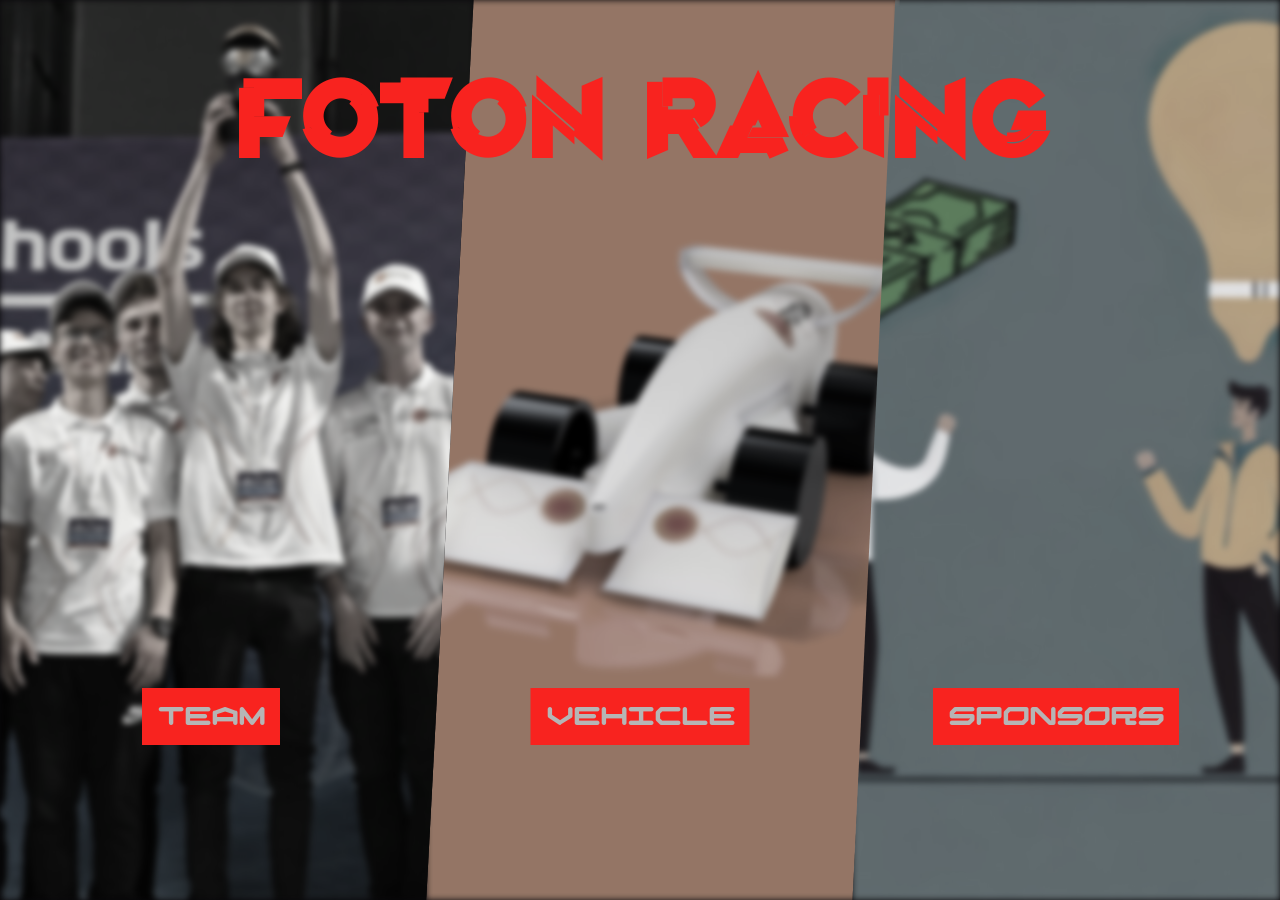
<file: fotonracing.github.io/index.html>
<!DOCTYPE html>
<html lang="en">
<head>
    <meta charset="UTF-8">
    <meta name="viewport" content="width=device-width, initial-scale=1.0">
    <title>Foton Racing</title>
    <link rel="stylesheet" href="css/fonts.css">
    <link rel="stylesheet" href="css/index.css">
    <link rel="icon" href="img/favicon.png">
</head>
<body>
    <div class="wrapper">
        <div class="holder" id="holder1">
            <img src="img/index/team.png" id="team">
        </div>
        <div class="holder" id="holder2">
            <img src="img/index/car.jpg" id="vehicle">
        </div>
        <div class="holder" id="holder3">
            <img src="img/index/sponosrship2.jpg" id="sponsors">
        </div>
        <h1>FOTON RACING</h1>
        <a href="team.html"><h2 class="h2-team">Team</h2></a>
        <a href="car.html"><h2 class="h2-car">Vehicle</h2></a>
        <a href="sponsors.html"><h2 class="h2-sponsors">Sponsors</h2></a>
    </div>
</body>
</html>
</file>
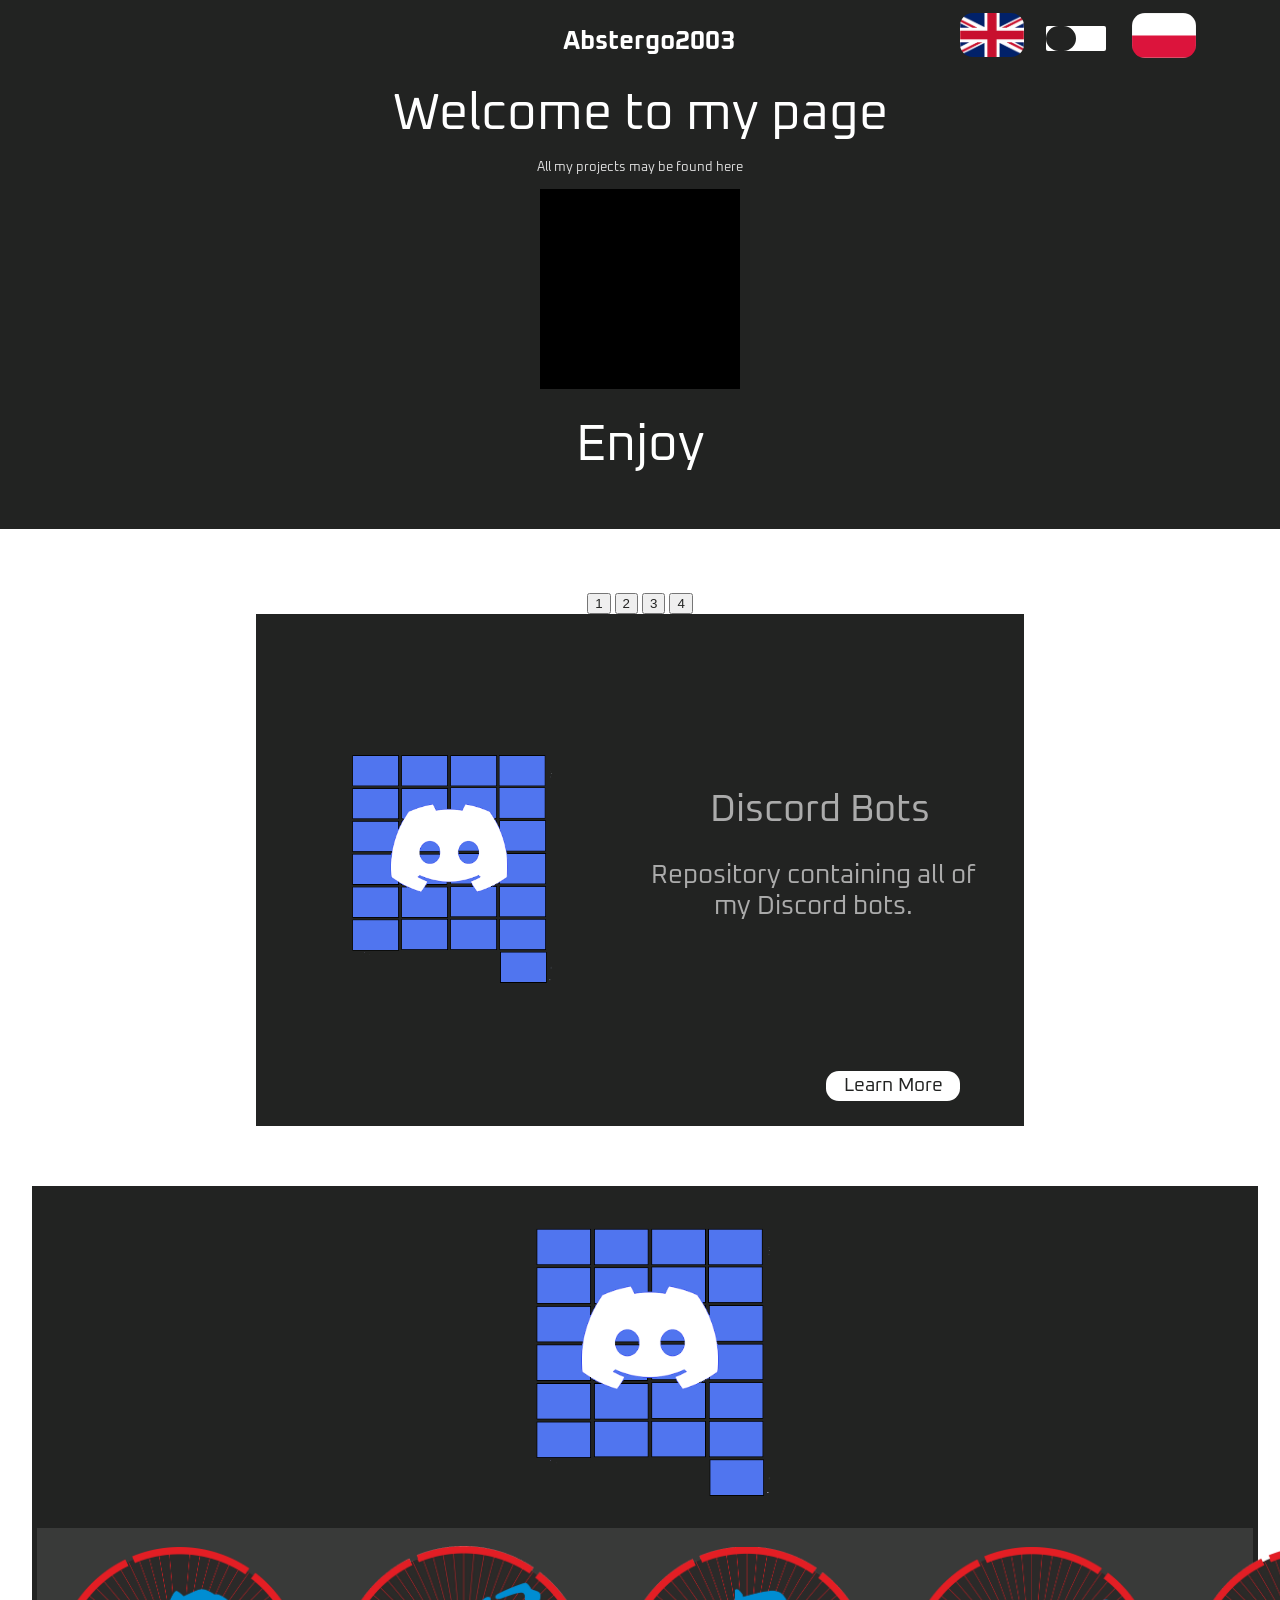
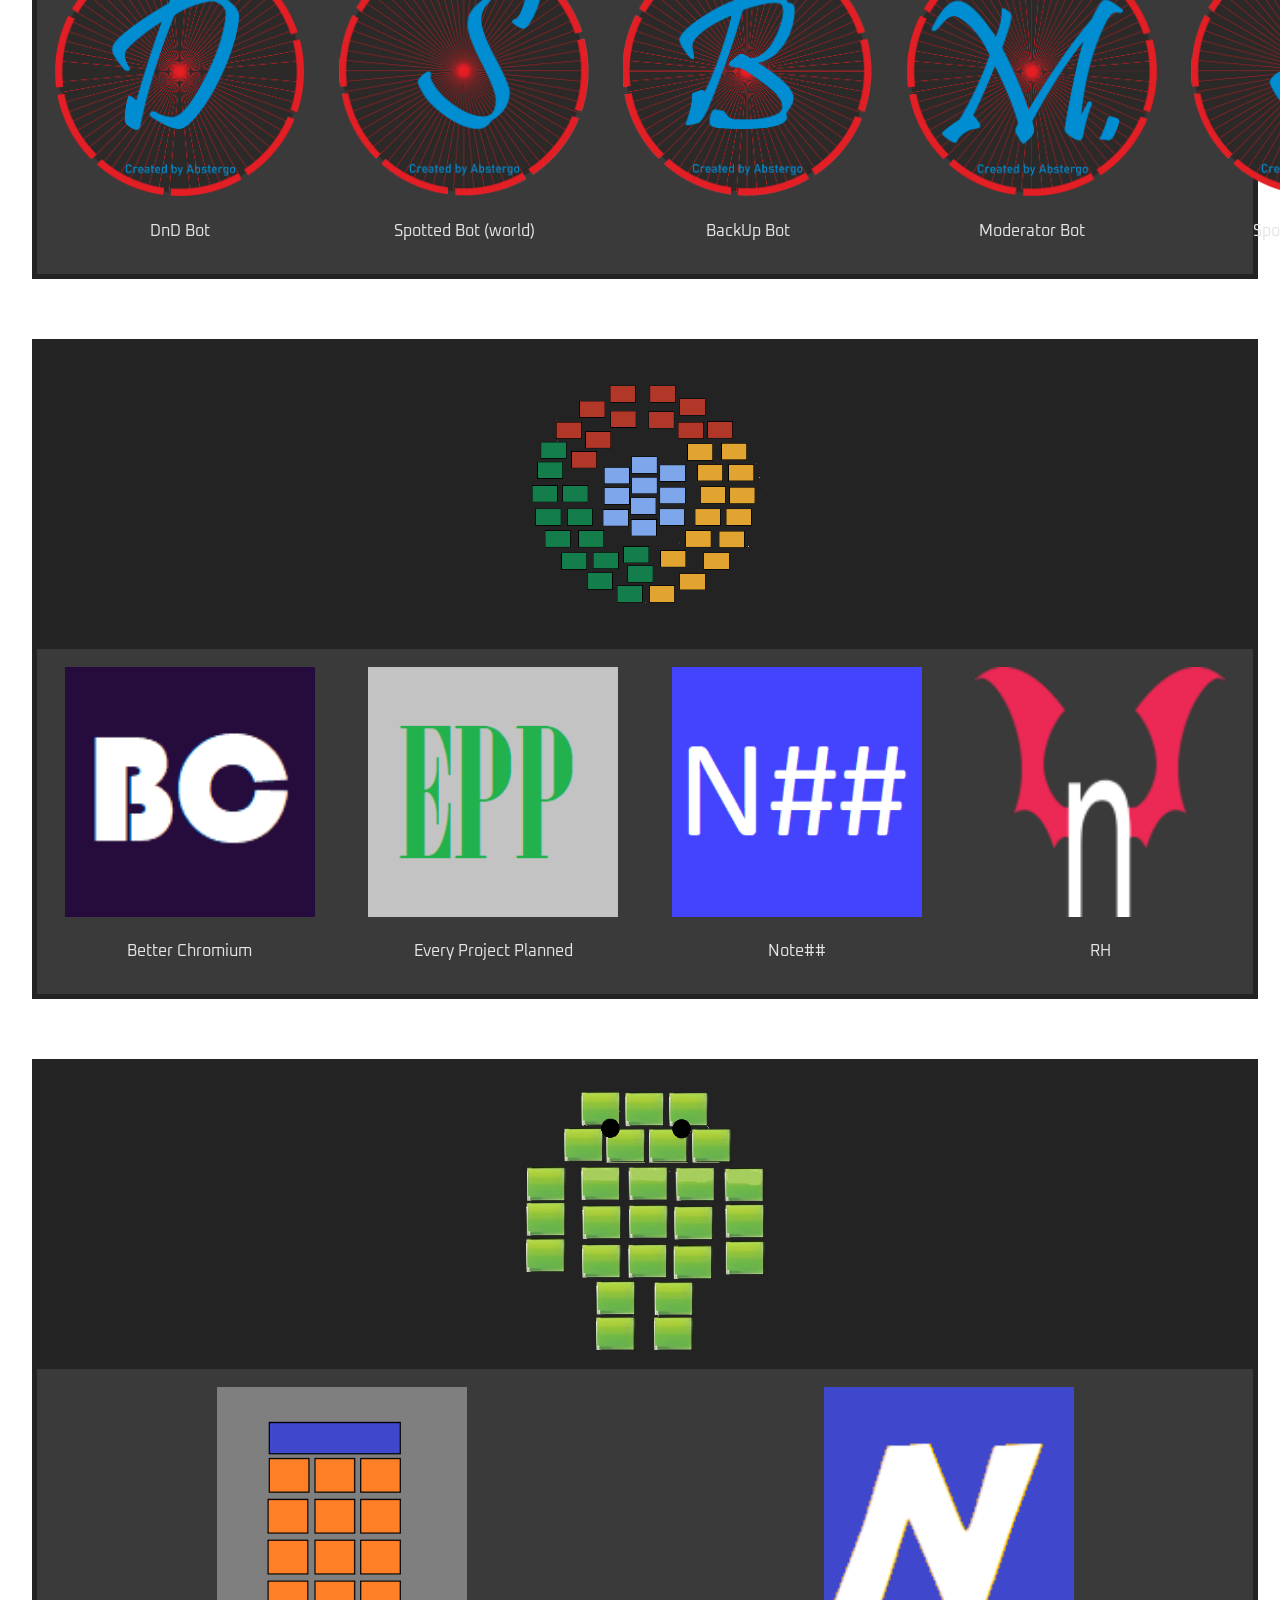
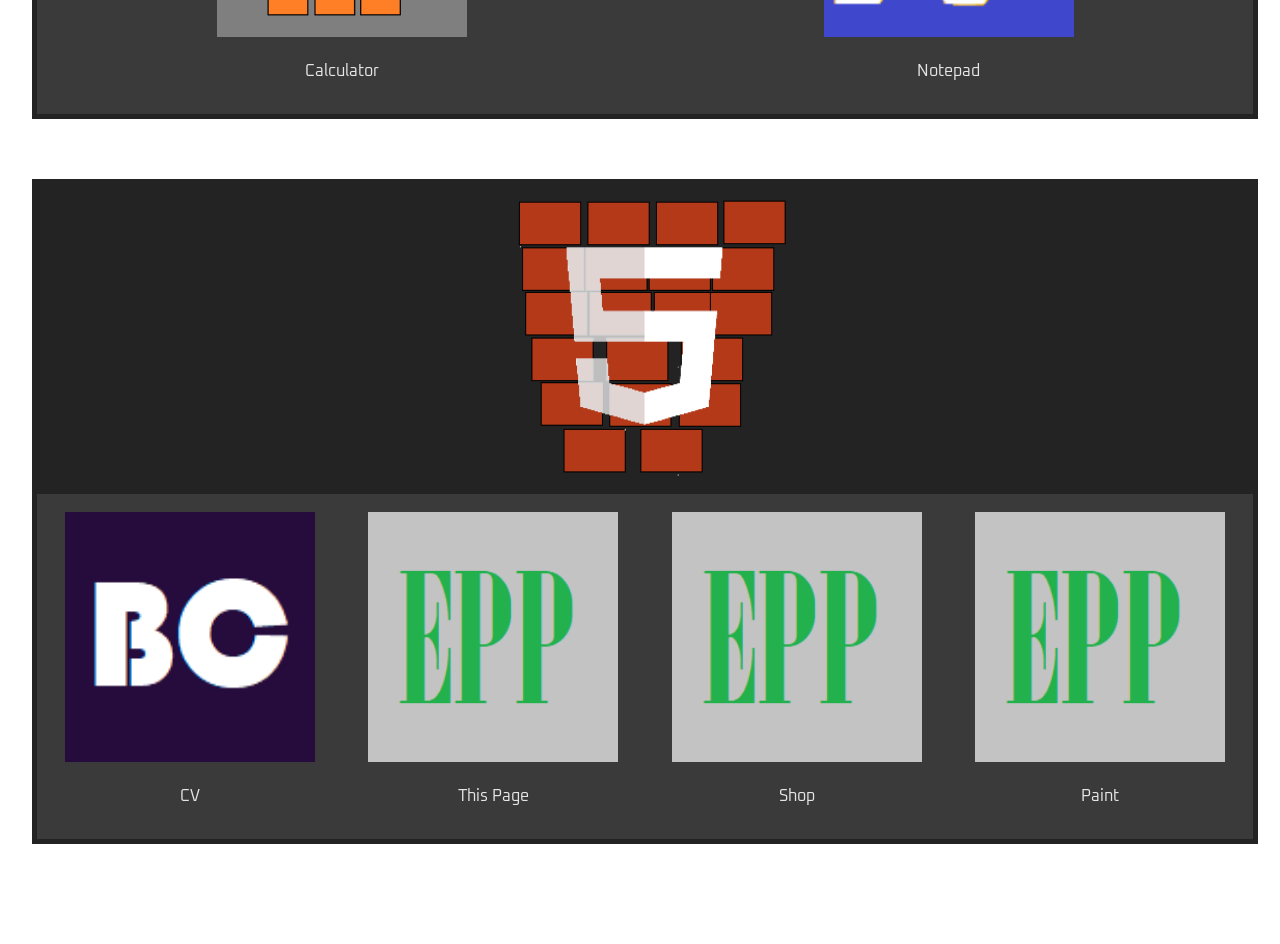
<file: GITHUB PAGE/index.html>
<!DOCTYPE html>
<html lang="en">
    <head>
        <meta charset="UTF-8" />
        <meta http-equiv="X-UA-Compatibile" content="IE-edge" />
        <meta name="viewport" content="width=device-width, initial-scale=1.0" />
        <title>Abstergo2003</title>
        <link rel="preconnect" href="https://fonts.googleapis.com" />
        <link rel="preconnect" href="https://fonts.gstatic.com" crossorigin />
        <link href="style.css" rel="stylesheet">
        <link
            href="https://fonts.googleapis.com/css2?family=Montserrat:wght@400;700&display=swap"
            rel="stylesheet"
        />
        <link rel="icon" href="img/avatar.ico">
        <link href="https://fonts.googleapis.com/css2?family=Oxanium:wght@400;500;700&display=swap" rel="stylesheet">
        </head>    
    <body>
      <div class="wrapper">
        <main>
              <div class="diva" style="width: 100%;height: 100%;background-color: #222322;">
                <div class="title">
                  <b>Abstergo2003</b>
                </div>
                <image src="img/britain.png" class="language2"></image>
                <input type="checkbox" id="myCheck"  onclick="swap()"  class="checkbox">
                <image src="img/poland.png" class="language"></image>
              </div>
              
              <div class="starting-div"> 
                <div class="second-title">
                  Welcome to my page
                </div>
                <p class="under-title">
                  All my projects may be found here
                </p>
                <div id="3d" class="profile"></div>
                <p class="second-title">
                  Enjoy
                </p>
              </div>
              <div id="en" tag="en">
                <div class="slider">
                  <button id="nav1" class="navigation-button" onclick="color(this.id); slide1()">1</button>
                  <button id="nav2" class="navigation-button" onclick="color(this.id); slide2()">2</button>
                  <button id="nav3" class="navigation-button" onclick="color(this.id); slide3()">3</button>
                  <button id="nav4" class="navigation-button" onclick="color(this.id); slide4()">4</button>
                  <div class="slides">
                    <div id="slide1" style="left : 0vw;">
                      <table>
                        <tr>
                          <td style="width:29vw; height:39vw">
                            <img src="img/dc bots.png" class="desc-pic">
                          </td>
                          <td style="width:29vw; height:39vw">
                            <span class="slide-title1">Discord Bots</span>
                            <p style="font-size: 2vw; color:#ABABAB; padding-right: 1vw">Repository containing all of my Discord bots.</p>
                            <a href="#dc"><div class="slide-button">Learn More</div></a>
                          </td>
                        </tr>
                      </table>
                    </div>
                    <div id="slide2" style="left: 60vw;">
                      <table>
                        <tr>
                          <td style="width:29vw; height:39vw">
                            <img src="img/chrome extensions.png" class="desc-pic">
                          </td>
                          <td style="width:29vw; height:39vw">
                            <span class="slide-title1">Chrome Extension</span>
                            <p style="font-size: 2vw; color:#ABABAB; padding-right: 1vw">Currently I have only few chrome extensions, but the   library will be growing
                            </p>
                            <a href="#ext"><div class="slide-button">Learn More</div></a>
                          </td>
                        </tr>
                      </table>
                    </div>
                    <div id="slide3">
                      <table>
                        <tr>
                          <td style="width:29vw; height:39vw">
                            <img src="img/mobile-apps.png" class="desc-pic">
                          </td>
                          <td style="width:29vw; height:39vw">
                            <span class="slide-title1">Mobile Apps</span>
                            <p style="font-size: 2vw; color:#ABABAB; padding-right: 1vw">For now it is my smallest repository created to publish my progression of mobile apps creating (no apps wont be ported on iOS, i have honour)</p>
                            <a href="#mobile">
                              <div class="slide-button">
                                Learn More
                              </div>
                            </a>
                          </td>
                        </tr>
                      </table>
                    </div>
                    <div id="slide4">
                      <table>
                        <tr>
                          <td style="width:29vw; height:39vw">
                            <img src="img/HTML.png" class="desc-pic">
                          </td>
                          <td style="width:29vw; height:39vw">
                            <span class="slide-title1">HTML Templates</span>
                            <p style="font-size: 2vw; color:#ABABAB; padding-right: 1vw">This repository contains various HTML templates (for example CV). You can freely download and edit them, without atrributing any work to me. You can also find there this site files!!!</p>
                            <a href="#html"><div class="slide-button">Learn More</div></a>
                          </td>
                        </tr>
                      </table>
                    </div>
                  </div>
                </div>
                <div class="outer" id="dc" >
                  <img src="img/dc bots.png" class="main_logo">
                  <div class="inner">
                    <table>
                      <tr>
                        <td><img onclick="dc('dnd')" src="img/DnDBot.png"></td>
                        <td><img onclick="dc('spotted1')" src="img/SpottedBot.png"></td>
                        <td><img onclick="dc('backup')" src="img/BackUpBot.png"></td>
                        <td><img onclick="dc('mod')" src="img/ModeratorBot.png"></td>
                        <td><img onclick="dc('spotted2')" src="img/SpottedBot.png"></td>
                      </tr>
                      <tr>
                        <td onclick="dc('dnd')">DnD Bot</td>
                        <td onclick="dc('spotted1')">Spotted Bot (world)</td>
                        <td onclick="dc('backup')">BackUp Bot</td>
                        <td onclick="dc('mod')">Moderator Bot</td>
                        <td onclick="dc('spotted2')">Spotted Bot (priv)</td>
                      </tr>
                    </table>
                  </div>
                </div>
                <div class="desc_div" id="dc_desc"></div>

                <div class="outer" id="ext">
                  <img src="img/chrome extensions.png" class="main_logo">
                  <div class="inner">
                    <table style="width: 100%">
                      <tr style="width: 100%">
                        <td style="width: 25%"><img onclick="extensions('bc')" src="img/BC.png"></td>
                        <td style="width: 25%"><img onclick="extensions('epp')" src="img/EPP.png"></td>
                        <td style="width: 25%"><img onclick="extensions('nt')" src="img/N.png"></td>
                        <td style="width: 25%"><img onclick="extensions('rh')" src="img/RH.png"></td>
                      </tr>
                      <tr>
                        <td onclick="extensions('bc')">Better Chromium</td>
                        <td onclick="extensions('epp')">Every Project Planned</td>
                        <td onclick="extensions('nt')">Note##</td>
                        <td onclick="extensions('rh')">RH</td>
                      </tr>
                    </table>
                  </div>
                </div>
                <div class="desc_div" id="chrome_desc"></div>

                <div class="outer" id="mobile">
                  <img src="img/mobile-apps.png" class="main_logo">
                  <div class="inner">
                    <table style="width: 100%">
                      <tr style="width: 100%">
                        <td style="width: 50%"><img onclick="mobile('clc')" src="img/calculator.png"></td>
                        <td style="width: 50%"><img onclick="mobile('nt')" src="img/N_M.png"></td>
                      </tr>
                      <tr>
                        <td onclick="mobile('clc')">Calculator</td>
                        <td onclick="mobile('nt')">Notepad</td>
                      </tr>
                    </table>
                  </div>
                </div>
                <div class="desc_div" id="mobile_desc"></div>

                <div class="outer" id="html">
                  <img src="img/HTML.png" class="main_logo">
                  <div class="inner">
                    <table style="width: 100%">
                      <tr style="width: 100%">
                        <td style="width: 25%"><img onclick="template('cv')" src="img/BC.png"></td>
                        <td style="width: 25%"><img onclick="template('github')" src="img/EPP.png"></td>
                        <td style="width: 25%"><img onclick="template('shop')" src="img/EPP.png"></td>
                        <td style="width: 25%"><img onclick="template('paint')" src="img/EPP.png"></td>
                      </tr>
                      <tr>
                        <td onclick="template('cv')">CV</td>
                        <td onclick="template('github')">This Page</td>
                        <td onclick="template('shop')">Shop</td>
                        <td onclick="template('paint')">Paint</td>
                      </tr>
                    </table>
                  </div>
                </div>
                <div class="desc_div" id="html_desc"></div>  
              </div tag="en">

              
              
              
              
              
              <div id="pl" tag="pl">
                <div class="slider">
                  <button id="nav5" class="navigation-button" onclick="color2(this.id); slide1()">1</button>
                  <button id="nav6" class="navigation-button" onclick="color2(this.id); slide2()">2</button>
                  <button id="nav7" class="navigation-button" onclick="color2(this.id); slide3()">3</button>
                  <button id="nav8" class="navigation-button" onclick="color2(this.id); slide4()">4</button>
                  <div class="slides">
                    <div id="slide5" style="left : 0vw;">
                      <table>
                        <tr>
                          <td style="width:29vw; height:39vw">
                            <img src="img/dc bots.png" class="desc-pic">
                          </td>
                          <td style="width:29vw; height:39vw">
                            <span class="slide-title1">Discord Bots</span>
                            <p style="font-size: 2vw; color:#ABABAB; padding-right: 1vw">Repozytorium zawierające wszystkie moje boty do DC</p>
                            <a href="#dc2"><div class="slide-button">Więcej</div></a>
                          </td>
                        </tr>
                      </table>
                    </div>
                    <div id="slide6" style="left: 60vw;">
                      <table>
                        <tr>
                          <td style="width:29vw; height:39vw">
                            <img src="img/chrome extensions.png" class="desc-pic">
                          </td>
                          <td style="width:29vw; height:39vw">
                            <span class="slide-title1">Chrome Extension</span>
                            <p style="font-size: 2vw; color:#ABABAB; padding-right: 1vw">Na razie mam tylko parę małych rozszerzeń lecz ich biblioteka będzie się powiększać
                            </p>
                            <a href="#ext2"><div class="slide-button">Więcej</div></a>
                          </td>
                        </tr>
                      </table>
                    </div>
                    <div id="slide7">
                      <table>
                        <tr>
                          <td style="width:29vw; height:39vw">
                            <img src="img/mobile-apps.png" class="desc-pic">
                          </td>
                          <td style="width:29vw; height:39vw">
                            <span class="slide-title1">Mobile Apps</span>
                            <p style="font-size: 2vw; color:#ABABAB; padding-right: 1vw">Jak do tej pory to moje najmniejsze repozytorium stworzone do nauki Cordovy (nie, nie powstaną aplikacje na iOS, mam honor).</p>
                            <a href="#mobile2">
                              <div class="slide-button">
                                Więcej
                              </div>
                            </a>
                          </td>
                        </tr>
                      </table>
                    </div>
                    <div id="slide8">
                      <table>
                        <tr>
                          <td style="width:29vw; height:39vw">
                            <img src="img/HTML.png" class="desc-pic">
                          </td>
                          <td style="width:29vw; height:39vw">
                            <span class="slide-title1">HTML Templates</span>
                            <p style="font-size: 2vw; color:#ABABAB; padding-right: 1vw">W tym repozytorium znajduja się wszelakie templatki do HTML (np. CV). Możesz pobrać i z edytować każdy mój projekt bez przypisywanie mi jakich kolwiek zasług. Znajdują się tam również pliki źródłowe tej strony.</p>
                            <a href="#html2"><div class="slide-button">Więcej</div></a>
                          </td>
                        </tr>
                      </table>
                    </div>
                  </div>
                </div>
                <div class="outer" id="dc2" >
                  <img src="img/dc bots.png" class="main_logo">
                  <div class="inner">
                    <table>
                      <tr>
                        <td><img onclick="dc2('dnd')" src="img/DnDBot.png"></td>
                        <td><img onclick="dc2('spotted1')" src="img/SpottedBot.png"></td>
                        <td><img onclick="dc2('backup')" src="img/BackUpBot.png"></td>
                        <td><img onclick="dc2('mod')" src="img/ModeratorBot.png"></td>
                        <td><img onclick="dc2('spotted2')" src="img/SpottedBot.png"></td>
                      </tr>
                      <tr>
                        <td onclick="dc2('dnd')">DnD Bot</td>
                        <td onclick="dc2('spotted1')">Spotted Bot (world)</td>
                        <td onclick="dc2('backup')">BackUp Bot</td>
                        <td onclick="dc2('mod')">Moderator Bot</td>
                        <td onclick="dc2('spotted2')">Spotted Bot (priv)</td>
                      </tr>
                    </table>
                  </div>
                </div>
                <div class="desc_div" id="dc_desc2"></div>

                <div class="outer" id="ext2">
                  <img src="img/chrome extensions.png" class="main_logo">
                  <div class="inner">
                    <table style="width: 100%">
                      <tr style="width: 100%">
                        <td style="width: 25%"><img onclick="extensions2('bc')" src="img/BC.png"></td>
                        <td style="width: 25%"><img onclick="extensions2('epp')" src="img/EPP.png"></td>
                        <td style="width: 25%"><img onclick="extensions2('nt')" src="img/N.png"></td>
                        <td style="width: 25%"><img onclick="extensions2('rh')" src="img/RH.png"></td>
                      </tr>
                      <tr>
                        <td onclick="extensions2('bc')">Better Chromium</td>
                        <td onclick="extensions2('epp')">Every Project Planned</td>
                        <td onclick="extensions2('nt')">Note##</td>
                        <td onclick="extensions2('rh')">RH</td>
                      </tr>
                    </table>
                  </div>
                </div>
                <div class="desc_div" id="chrome_desc2"></div>

                <div class="outer" id="mobile2">
                  <img src="img/mobile-apps.png" class="main_logo">
                  <div class="inner">
                    <table style="width: 100%">
                      <tr style="width: 100%">
                        <td style="width: 50%"><img onclick="mobile2('clc')" src="img/calculator.png"></td>
                        <td style="width: 50%"><img onclick="mobile2('nt')" src="img/EPP.png"></td>
                      </tr>
                      <tr>
                        <td onclick="mobile2('clc')">Kalkulator</td>
                        <td onclick="mobile2('nt')">Notatnik</td>
                      </tr>
                    </table>
                  </div>
                </div>
                <div class="desc_div" id="mobile_desc2"></div>

                <div class="outer" id="html2">
                  <img src="img/HTML.png" class="main_logo">
                  <div class="inner">
                    <table style="width: 100%">
                      <tr style="width: 100%">
                        <td style="width: 25%"><img onclick="template2('cv')" src="img/BC.png"></td>
                        <td style="width: 25%"><img onclick="template2('github')" src="img/EPP.png"></td>
                        <td style="width: 25%"><img onclick="template2('shop')" src="img/EPP.png"></td>
                        <td style="width: 25%"><img onclick="template2('paint')" src="img/EPP.png"></td>
                      </tr>
                      <tr>
                        <td onclick="template2('cv')">CV</td>
                        <td onclick="template2('github')">Ta strona</td>
                        <td onclick="template2('shop')">Sklep</td>
                        <td onclick="template2('paint')">Paint</td>
                      </tr>
                    </table>
                  </div>
                </div>
                <div class="desc_div" id="html_desc2"></div>  
              </div tag="pl">


              <script src="js/swap.js"></script>
              <script src="js/onload.js"></script>
              <script src="js/color.js"></script>
              <script src="js/color2.js"></script>
              <script src="js/slides.js"></script>
              <script src="js/descriptions.js"></script>
              <script src="js/descriptions2.js"></script>
              <script src="js/three.js"></script>
              <script src="js/GLTFLoader.js"></script>
              <script src="js/OrbitControls.js"></script>
              <script src="js/load3d.js"></script>
              <script>
                // Create a raycaster


// In your render loop, update the model's rotation to look at the mouse cursor

              </script>
        </main>
      </div tag="wrapper">
    </body>
</html>
</file>
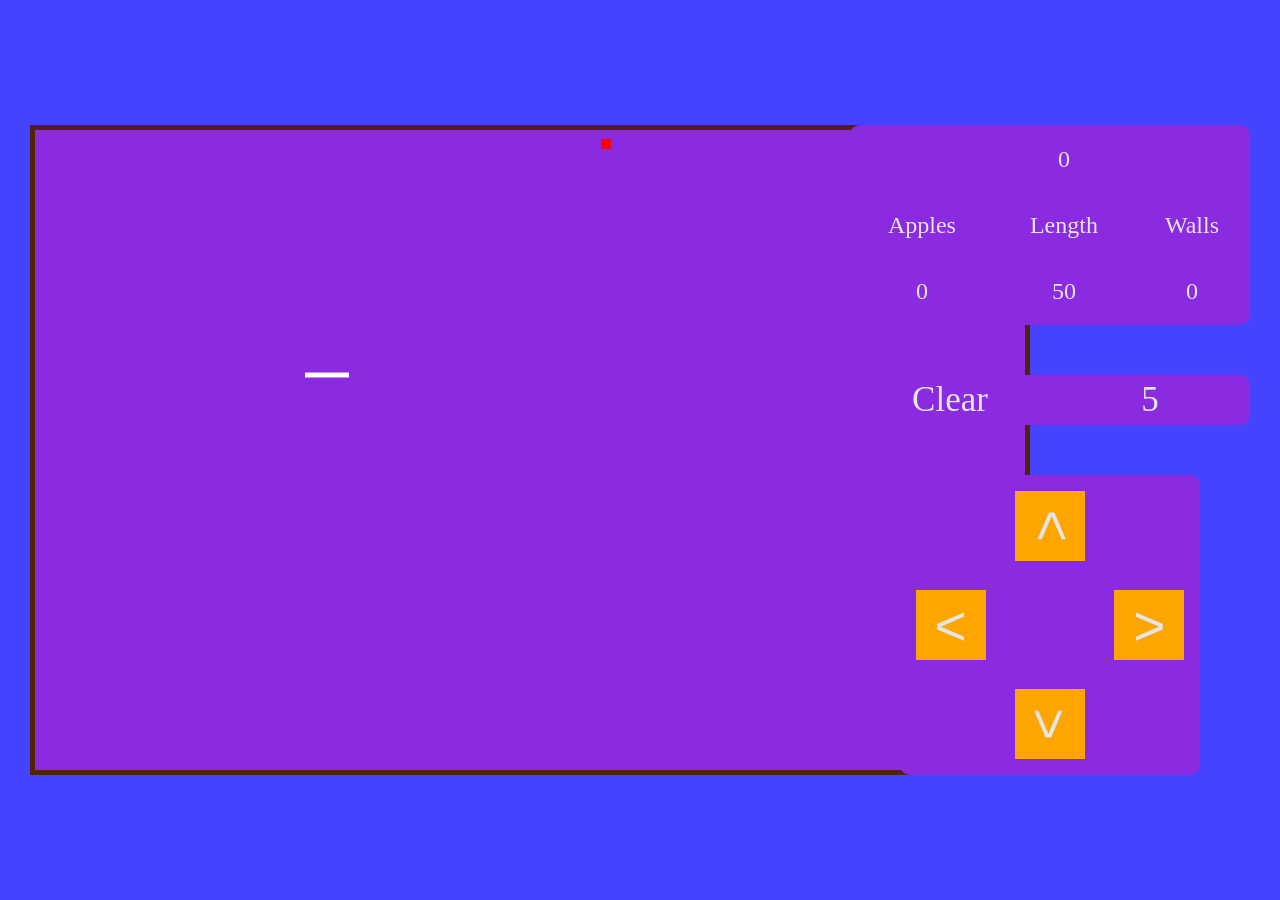
<file: Snake##/index.html>
<!DOCTYPE html>
<html lang="en">
<head>
    <meta charset="UTF-8">
    <meta http-equiv="X-UA-Compatible" content="IE=edge">
    <meta name="viewport" content="width=device-width, initial-scale=1.0">
    <link rel="stylesheet" href="style.css">
    <title>Document</title>
</head>
<body>
    <canvas id="canvas"></canvas>
    <table id="stats">
        <tr style="text-align: center;">
            <td></td>
            <td id="score">0</td>
            <td></td>
        </tr>
        <tr style="text-align: center;" id="desc">
            <td>Apples</td>
            <td>Length</td>
            <td>Walls</td>
        </tr>
        <tr style="text-align: center;">
            <td id="apples">0</td>
            <td id="length">50</td>
            <td id="walls">0</td>
        </tr>
    </table>
    <div class="clear"><div id="clear">Clear</div><div id="cost">5</div></div>
    <table id="controls">
        <tr>
            <td></td>
            <td><button id="up" onclick="change_dir('up')">></button></td>
            <td></td>
        </tr>
        <tr>
            <td><button id="left" onclick="change_dir('left')"><</button></td>
            <td></td>
            <td><button id="right" onclick="change_dir('right')">></button></td>
        </tr>
        <tr>
            <td></td>
            <td><button id="down" onclick="change_dir('down')">></button></td>
            <td></td>
        </tr>
    </table>
    <div id="selfHit">You hit yourself!!!</div>
    <div id="wallHit">You hit the border!!!</div>
    <div id="reload">Restart</div>
    <script src="js/index.js"></script>
</body>
</html>
</file>
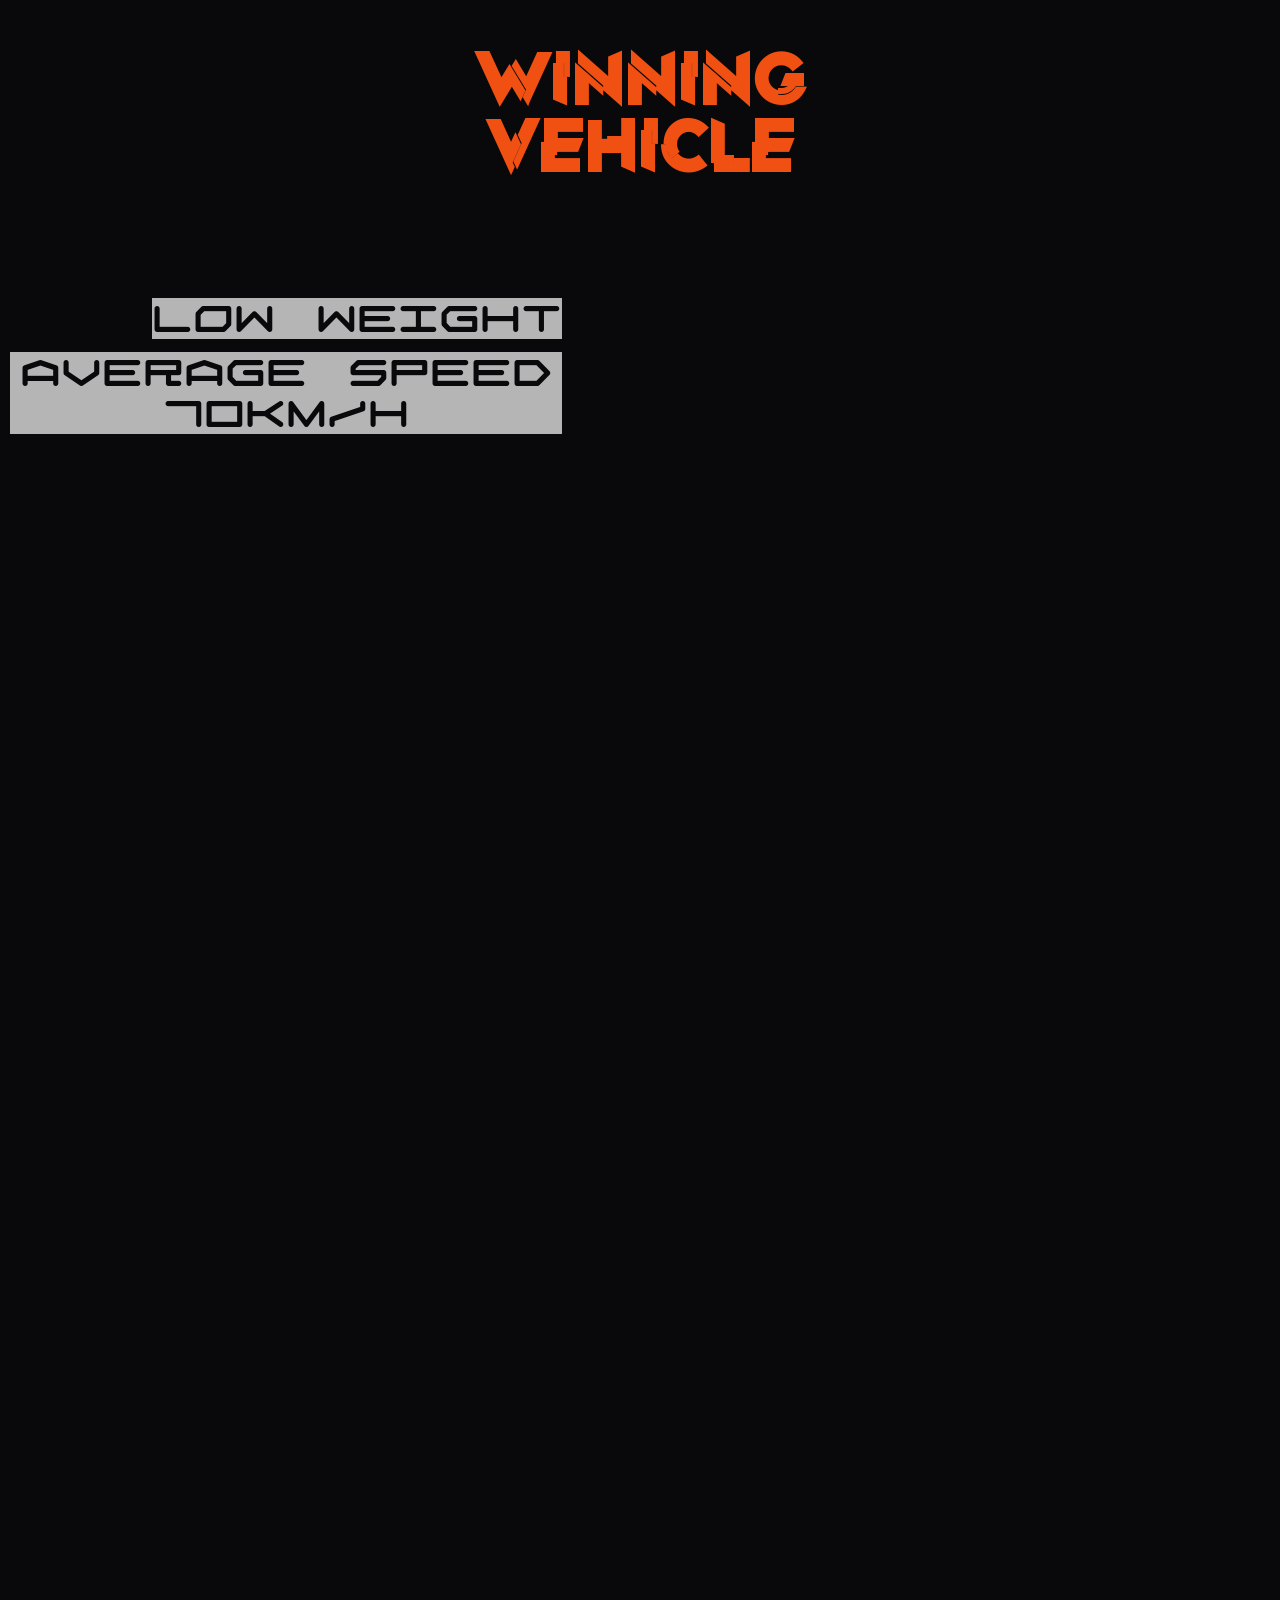
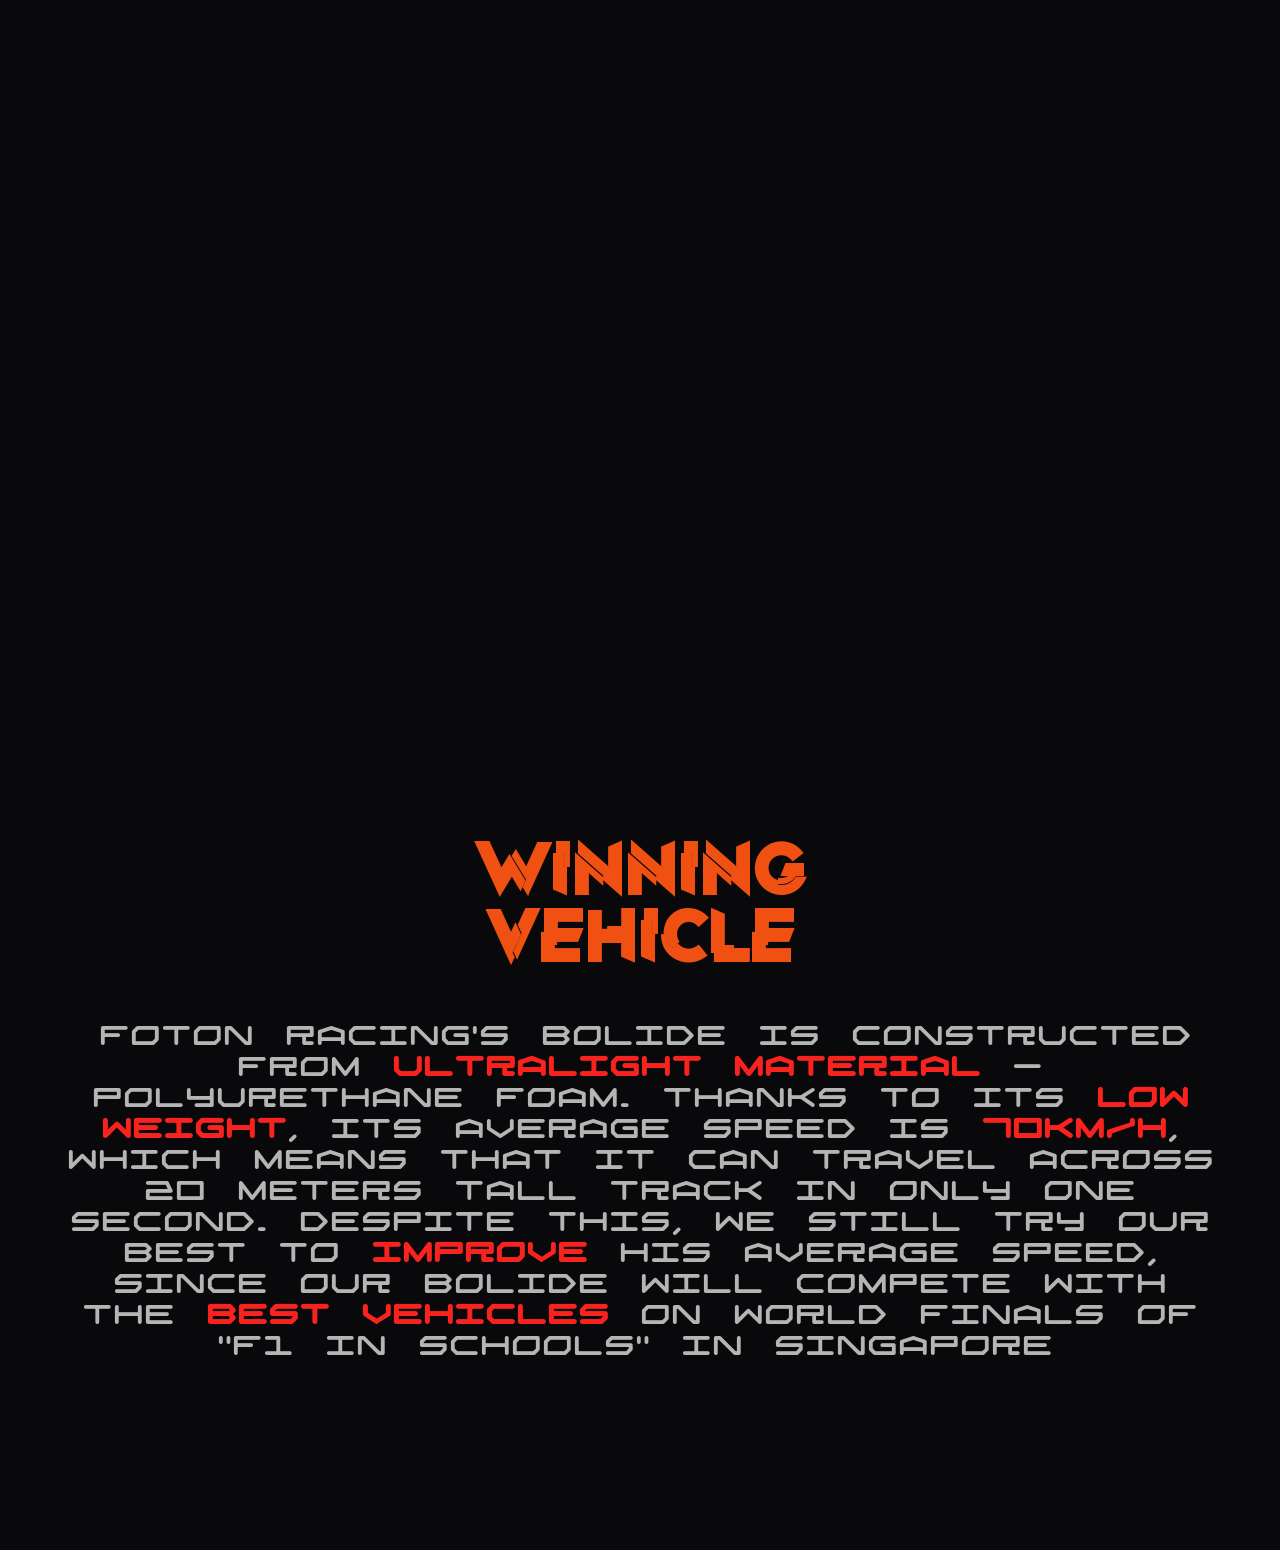
<file: fotonracing.github.io/car.html>
<!DOCTYPE html>
<html>
<head>
    <meta charset="UTF-8">
    <meta name="viewport" content="width=device-width, initial-scale=1.0">
    <title>Foton Racing</title>
    <link rel="stylesheet" href="css/fonts.css">
    <link rel="stylesheet" href="css/car.css">
    <link rel="icon" href="img/favicon.png">
</head>
<body>
    <div class="desktop">
        <div class="wrapper">
            <h1>WINNING VEHICLE</h1>
            <div class="strecher"></div>
            <div id="model"></div>
            <span>hydrogen drive</span>
            <span>polyurethane foam</span>
            <span>low weight</span>
            <span>average speed 70km/h</span>
        </div>
        <div class="container">
            <div class="special">
                <h1>WINNING VEHICLE</h1>
                <span>Foton Racing's bolide is constructed from <b>ultralight material</b> - polyurethane foam. Thanks to its <b>low weight</b>, its average speed is <b>70km/h</b>, which means that it can travel across 20 meters tall track in only one second. Despite this, we still try our best to <b>improve</b> his average speed, since our bolide will compete with the <b>best vehicles</b> on world finals of “F1 in Schools” in Singapore </span>
            </div>
        </div>
    </div>
    <div class="smartphone">
        <div class="wrapper">
            <h1>WINNING VEHICLE</h1>
            <div id="model2"></div>
            <span>hydrogen drive</span>
            <span>polyurethane foam</span>
            <span>low weight</span>
            <span>average speed 70km/h</span>
        </div>
        <div class="container">
                <h1>WINNING VEHICLE</h1>
                <span>Foton Racing's bolide is constructed from <b>ultralight material</b> - polyurethane foam. Thanks to its <b>low weight</b>, its average speed is <b>70km/h</b>, which means that it can travel across 20 meters tall track in only one second. Despite this, we still try our best to <b>improve</b> his average speed, since our bolide will compete with the <b>best vehicles</b> on world finals of “F1 in Schools” in Singapore </span>
        </div>
    </div>
    <script src="js/car/three.js"></script>
    <script src="js/car/GLTFLoader.js"></script>
    <script src="js/car/OrbitControls.js"></script>
    <script src="js/car/load3d.js"></script>
</body>
</html>
</file>
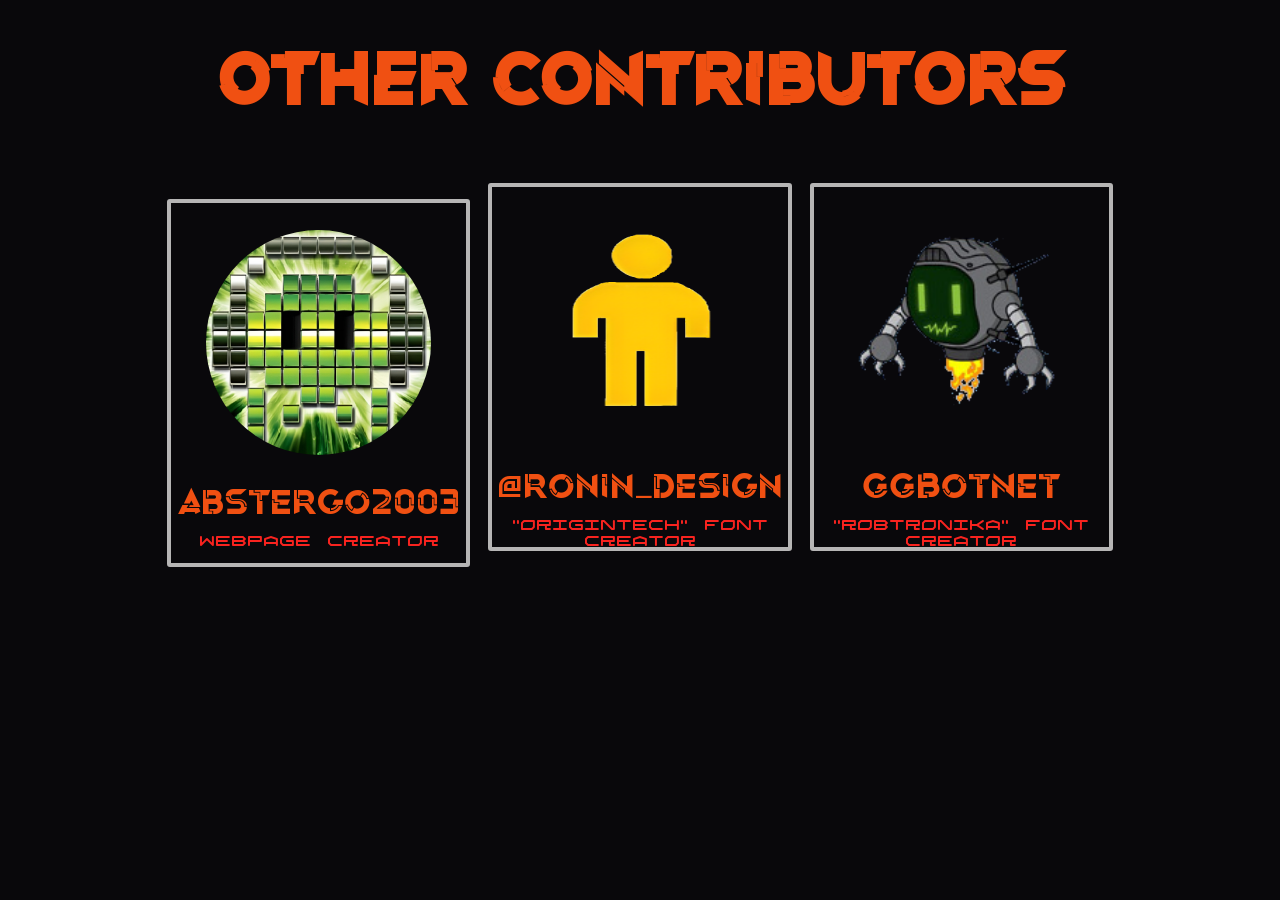
<file: fotonracing.github.io/contributors.html>
<!DOCTYPE html>
<html lang="en">
<head>
    <meta charset="UTF-8">
    <meta name="viewport" content="width=device-width, initial-scale=1.0">
    <title>Document</title>
    <link rel="stylesheet" href="css/contributors.css">
    <link rel="stylesheet" href="css/fonts.css">
</head>
<body>
    <div class="wrapper">
        <h1>OTHER CONTRIBUTORS</h1>
        <div class="holder">
            <a href="https://abstergo2003.github.io/">
                <div class="contributor">
                    <img src="img/contributors/Abstergo2003.png"><br>
                    <span>Abstergo2003</span>
                    <p>Webpage creator</p>
                </div>
            </a>
            <a href="mailto:Ronindesign.id@gmail.com">
                <div class="contributor">
                    <img src="img/contributors/contributor-dummy.png"><br>
                    <span>@ronin_design</span>
                    <p>"OriginTech" Font Creator</p>
                </div>
            </a>
            <a href="https://www.fontspace.com/ggbotnet">
                <div class="contributor">
                    <img src="img/contributors/ggbotnet.png"><br>
                    <span>GGBotNet</span>
                    <p>"Robtronika" Font Creator</p>
                </div>
            </a>
        </div>
    </div>
</body>
</html>
</file>
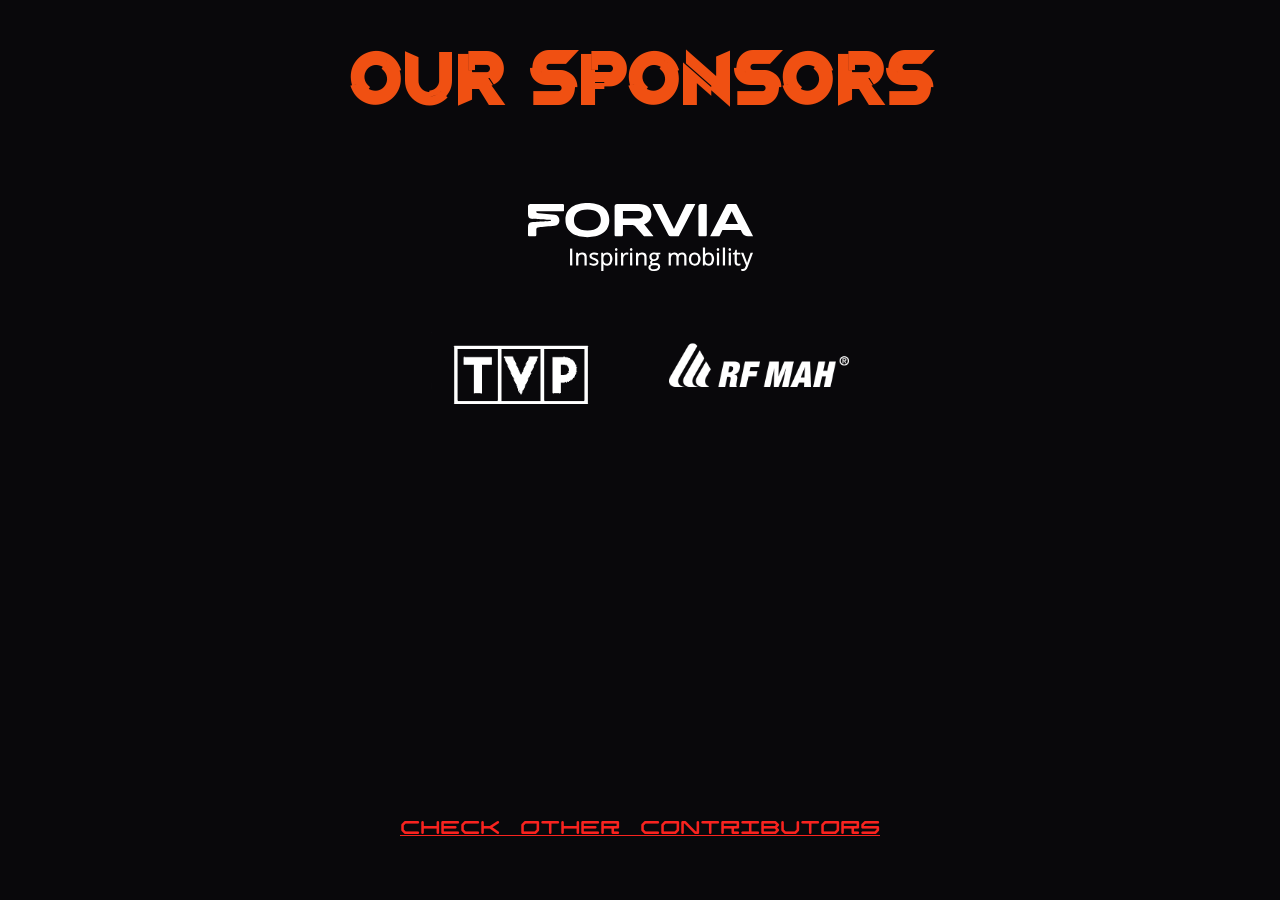
<file: fotonracing.github.io/sponsors.html>
<!DOCTYPE html>
<html lang="en">
<head>
    <meta charset="UTF-8">
    <meta name="viewport" content="width=device-width, initial-scale=1.0">
    <title>Document</title>
    <link rel="stylesheet" href="css/fonts.css">
    <link rel="stylesheet" href="css/sponsors.css">
</head>
<body>
    <div class="wrapper">
        <h1>OUR SPONSORS</h1>
        <div class="holder">
            <!--<a href="https://www.orlen.pl/" target="_blank"><img src="img/sponsors/orlen.png" class="big"></a><br><br>-->
            <a href="https://www.forvia.com/" target="_blank"><img src="img/sponsors/logo_forvia.svg" class="medium"></a><br><br>
            <!--<a href="https://www.gov.pl/web/edukacja-i-nauka" target="_blank"><img src="img/sponsors/mein.png" class="medium"></a>-->
            <a href="https://www.tvp.pl/" target="_blank"><img src="img/sponsors/tvp.png" class="small"></a>
            <a href="https://rfmah.pl/" target="_blank"><img src="img/sponsors/rfmach.png" class="small" style="margin-bottom: 50px;"></a>
        </div>
        <div class="other">
            <a href="contributors.html">Check other contributors</a>
        </div>
    </div>
</body>
</html>
</file>
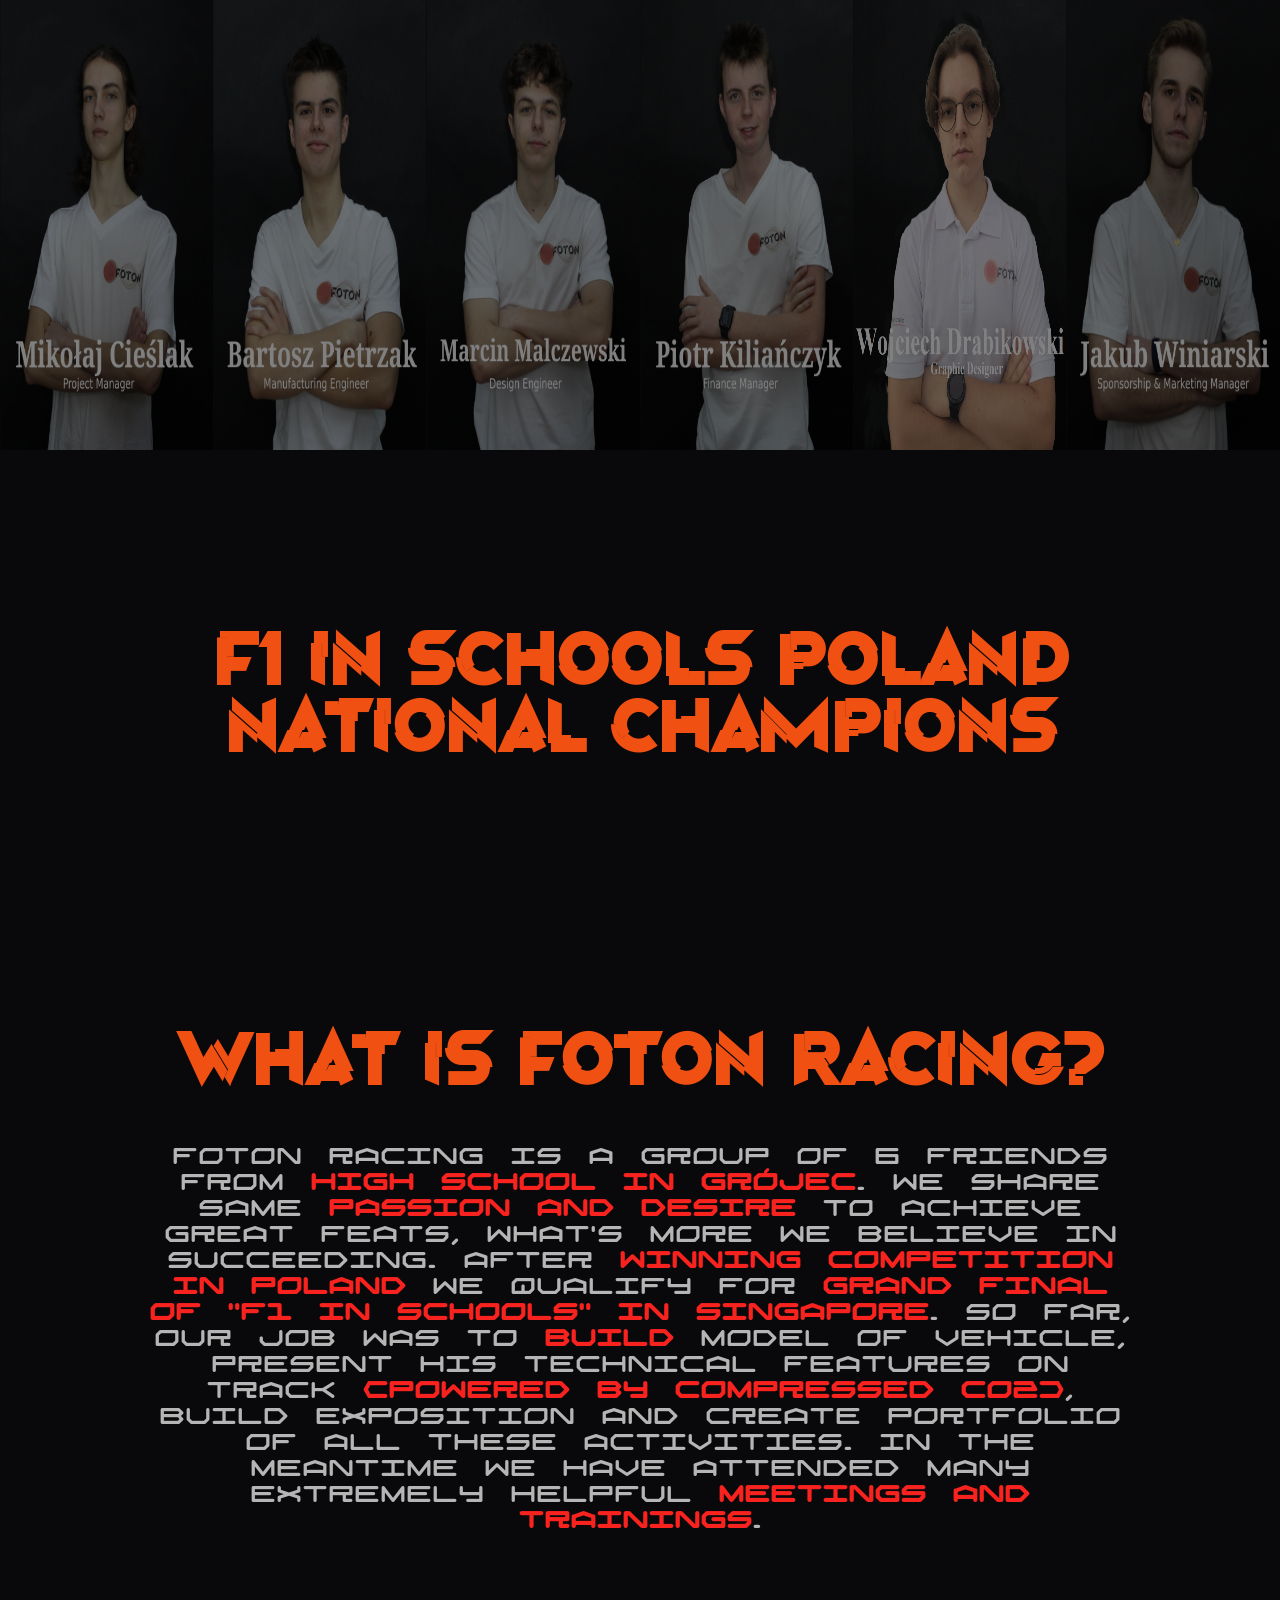
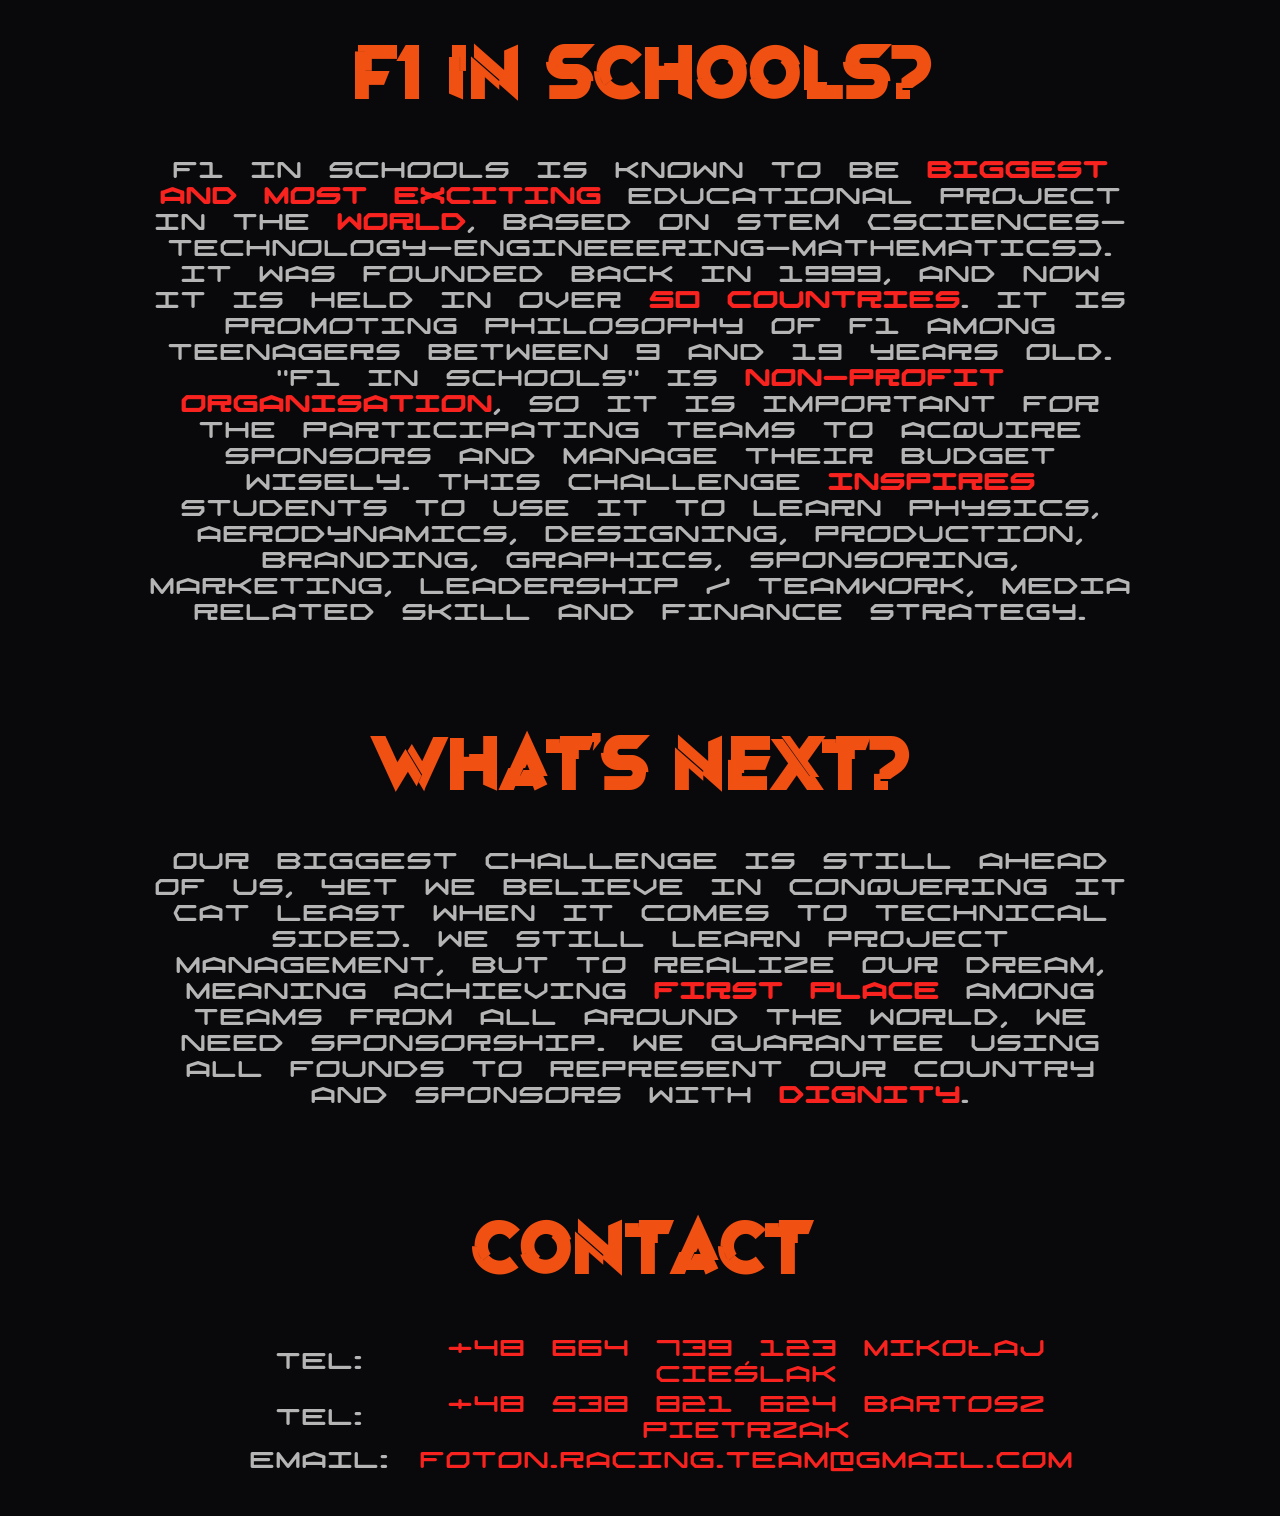
<file: fotonracing.github.io/team.html>
<!DOCTYPE html>
<html lang="en">
<head>
    <meta charset="UTF-8">
    <meta name="viewport" content="width=device-width, initial-scale=1.0">
    <title>Team - Foton Racing</title>
    <link rel="stylesheet" href="css/team.css">
    <link rel="stylesheet" href="css/fonts.css">
    <link rel="icon" href="img/favicon.png">
</head>
<body>
    <div class="wrapper">
        <div id="holder">
            <div class="image" id="c1">
                <img src="img/team/mCieslak.png" id="1">
                <div class="flyer" id="1">
                    <span id="1">Mikołaj <b id="1">Cieślak</b></span><br>
                    <span id="1" style="font-family: 'special';font-size: 3vh;">Project Manager</span>
                </div>
            </div>
            <div class="image" id="c2">
                <img src="img/team/bPietrzak.png" id="2">
                <div class="flyer" id="2">
                    <span id="2">Bartosz <b id="2">Pietrzak</b></span><br>
                    <span id="2" style="font-family: 'special';font-size: 3vh;">Manufacturing Engineer</span>
                </div>
            </div>
            <div class="image" id="c3">
                <img src="img/team/mMalczewski.png" id="3">
                <div class="flyer" id="3">
                    <span id="3">Marcin <b id="3">Malczewski</b></span><br>
                    <span id="3" style="font-family: 'special';font-size: 3vh;">Design Engineer</span>
                </div>
            </div>
            <div class="image" id="c4">
                <img src="img/team/pKilianczyk.png" id="4">
                <div class="flyer" id="4">
                    <span id="4">Piotr <b id="4">Kiliańczyk</b></span><br>
                    <span id="4" style="font-family: 'special';font-size: 3vh;">Finance Manager</span>
                </div>
            </div>
            <div class="image" id="c5">
                <img src="img/team/wDrabikowski.png" id="5">
                <div class="flyer" id="5">
                    <span id="5">Wojciech <b id="5">Drabikowski</b></span><br>
                    <span id="5" style="font-family: 'special';font-size: 3vh;">Graphic Designer</span>
                </div>
            </div>
            <div class="image" id="c6">
                <img src="img/team/jWiniarski.png" id="6">
                <div class="flyer" id="6">
                    <span id="6">Jakub <b id="6">Winiarski</b></span><br>
                    <span id="6" style="font-family: 'special';font-size: 3vh;">Sponsorship & Marketing Manager</span>
                </div>
            </div>
        </div>
        <div class="container" id="special">
            <h1>F1 IN SCHOOLS POLAND NATIONAL CHAMPIONS</h1>
        </div>
        <div class="container">
            <h1>WHAT IS FOTON RACING?</h1>
            <span>Foton Racing is a group of 6 friends from <b>high school in Grójec</b>. We share same <b>passion and desire</b> to achieve great feats, what's more we believe in succeeding. After <b>winning competition in Poland</b> we qualify for <b>grand final of "F1 In Schools" in Singapore</b>. So far, our job was to <b>build</b> model of vehicle, present his technical features on track <b>(powered by compressed CO2)</b>, build exposition and create portfolio of all these activities. In the meantime we have attended many extremely helpful <b>meetings and trainings</b>.</span>
        </div>
        <div class="container">
            <h1>F1 IN SCHOOLS?</h1>
            <span>F1 In Schools is known to be <b>biggest and most exciting</b> educational project in the <b>world</b>, based on STEM (Sciences-Technology-Engineeering-Mathematics). It was founded back in 1999, and now it is held in over <b>50 countries</b>. It is promoting philosophy of F1 among teenagers between 9 and 19 years old. “F1 In Schools” is <b>non-profit organisation</b>, so it is important for the participating teams to acquire sponsors and manage their budget wisely. This challenge <b>inspires</b> students to use IT to learn physics, aerodynamics, designing, production, branding, graphics, sponsoring, marketing, leadership / teamwork, media related skill and finance strategy.</span>
        </div>
        <div class="container">
            <h1>WHAT'S NEXT?</h1>
            <span>Our biggest challenge</b> is still ahead of us, yet we believe in conquering it (at least when it comes to technical side). We still learn project management, but to realize our dream, meaning achieving <b>first place</b> among teams from all around the world, we need sponsorship. We guarantee using all founds to represent our Country and Sponsors with <b>dignity</b>.</span>
        </div>
        <div class="container">
            <h1>CONTACT</h1>
            <table>
                <tr>
                    <td>Tel:&nbsp;</td>
                    <td><a href="tel:+48664739123">+48 664 739 123 Mikołaj Cieślak</a></td>
                </tr>
                <tr>
                    <td>Tel:&nbsp;</td>
                    <td><a href="tel:+48538821624">+48 538 821 624 Bartosz Pietrzak</a></td>
                </tr>
                <tr>
                    <td>Email:&nbsp;</td>
                    <td><a href="mailto:foton.racing.team@gmail.com">foton.racing.team@gmail.com</a></td>
                </tr>
            </table>
            <div class="smartphone">
                <a href="tel:+48664739123">+48664739123</a><br>
                <a href="tel:+48538821624">+48538821624</a><br>
                <a href="mailto:foton.racing.team@gmail.com">mail us</a><br>
            </div>
        </div>
    </div>
    <script src="js/team/animation.js"></script>
</body>
</html>
</file>
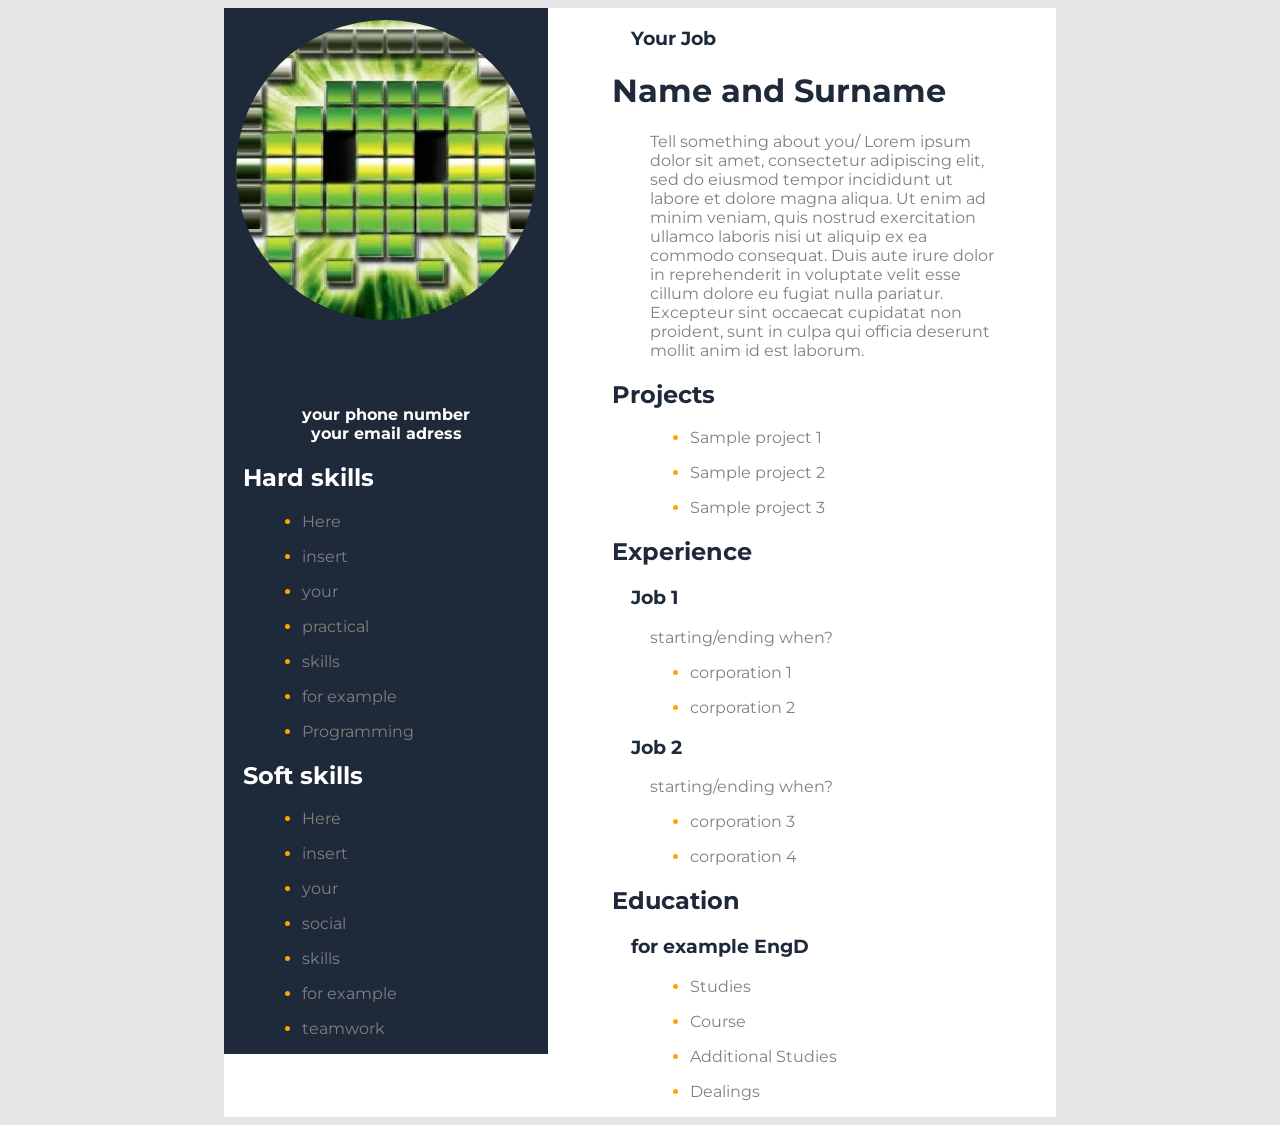
<file: CV/ENG/cv.html>
<!DOCTYPE html>
<html lang="pl">
    <head>
        <meta charset="UTF-8" />
        <meta http-equiv="X-UA-Compatibile" content="IE-edge" />
        <meta name="viewport" content="width=device-width, initial-scale=1.0" />
        <title>CV</title>
        <link rel="preconnect" href="https://fonts.googleapis.com" />
        <link rel="preconnect" href="https://fonts.gstatic.com" crossorigin />
        <link
            href="https://fonts.googleapis.com/css2?family=Montserrat:wght@400;700&display=swap"
            rel="stylesheet"
        />
        <link rel="icon" href="favicon.png">
        <link href="https://fonts.googleapis.com/css2?family=Oxanium:wght@400;500;700&display=swap" rel="stylesheet">
        <style>
            body {
    font-family: "Montserrat", sans-serif;
    background: #e5e5e5;
}
.wrapper {
    width: 65vw;
    background-color:white;
    display: flex;
    flex-direction: row-reverse;
    justify-content: center;
    margin: 0 auto;
}

aside {
    width: 370px;
    background-color: #1E2939;
    height: 100%;
    display: block;
}
.profile {
    width: 300px;
    border: solid;
    border-radius: 50%;
    border-color:transparent;
    border-width: 1vw;
}
h3 {
    color:#1E2939;
    margin-left: 6.5vw;
}
h1 {
    color:#1E2939;
    margin-left: 5vw;
}
h2 {
    color:#1E2939;
    margin-left: 5vw;
}
p {
    color:gray;
    margin-left: 8vw;
    margin-right: 4vw;
}
ul {
    color:#1E2939;
}
li {
    color: orange;
}
.element {
    margin-left: 0;
    padding: 0;
}
.list {
    margin-left: 8vw;
}
.list2 {
    margin-left: 3vw;
}
.skills {
    margin-left: 1.5vw;
    color:white;
}
.contacts {
    text-align: center;
    width: 100%;
    color: white;
    font-weight: 700;
    text-decoration: none;
    -webkit-tap-highlight-color: 0;
}
a {
    text-decoration: none;
    -webkit-tap-highlight-color: 0; 
}
        </style>
        </head>    
    <body>
        <div class="wrapper">
            <main>
                <h3>Your Job</h3>
                <h1>Name and Surname</h1>
                <p>Tell something about you/ Lorem ipsum dolor sit amet, consectetur adipiscing elit, sed do eiusmod tempor incididunt ut labore et dolore magna aliqua. Ut enim ad minim veniam, quis nostrud exercitation ullamco laboris nisi ut aliquip ex ea commodo consequat. Duis aute irure dolor in reprehenderit in voluptate velit esse cillum dolore eu fugiat nulla pariatur. Excepteur sint occaecat cupidatat non proident, sunt in culpa qui officia deserunt mollit anim id est laborum.</p>
                <h2>Projects</h2>
                <ul class="list">
                    <li><a href="https://sample-page.com" target="_blank"><p class="element">Sample project 1</p></a></li>
                    <li><a href="https://sample-page.com" target="_blank"><p class="element">Sample project 2</p></a></li>
                    <li><a href="https://sample-page.com" target="_blank"><p class="element">Sample project 3</p></a></li>
                </ul>
                <h2>Experience</h2>
                <h3>Job 1</h3>
                <p>starting/ending when?</p>
                <ul class="list">
                    <li><p class="element">corporation 1</p></li>
                    <li><p class="element">corporation 2</p></li>
                </ul>
                <h3>Job 2</h3>
                <p>starting/ending when?</p>
                <ul class="list">
                    <li><p class="element">corporation 3</p></li>
                    <li><p class="element">corporation 4</p></li>
                </ul>
                <h2>Education</h2>
                <h3>for example EngD</h3>
                <ul class="list">
                    <li><p class="element">Studies</p></li>
                    <li><p class="element">Course</p></li>
                    <li><p class="element">Additional Studies</p></li>
                    <li><p class="element">Dealings</p></li>
                </ul>
            </main>
            <aside>
                <image src="cv.jpg" class="profile"></image>
                <h2>Contact</h2>
                <div class="contacts"><a href="tel:your phone" style="text-decoration:none; -webkit-tap-highlight-color: 0; color:white">your phone number</a><br>
                <a href="mailto:your email" style="text-decoration:none; -webkit-tap-highlight-color: 0; color:white">your email adress</a></div>
                <h2 class="skills">Hard skills</h2>
                <ul class="list2">
                    <li><p class="element">Here</p></li>
                    <li><p class="element">insert</p></li>
                    <li><p class="element">your</p></li>
                    <li><p class="element">practical</p></li>
                    <li><p class="element">skills</p></li>
                    <li><p class="element">for example</p></li>
                    <li><p class="element">Programming</p></li>
                </ul>
                <h2 class="skills">Soft skills</h2>
                <ul class="list2">
                    <li><p class="element">Here</p></li>
                    <li><p class="element">insert</p></li>
                    <li><p class="element">your</p></li>
                    <li><p class="element">social</p></li>
                    <li><p class="element">skills</p></li>
                    <li><p class="element">for example</p></li>
                    <li><p class="element">teamwork</p></li>
                </ul>
            </aside>
        </div>
    </body>
</html>
</file>
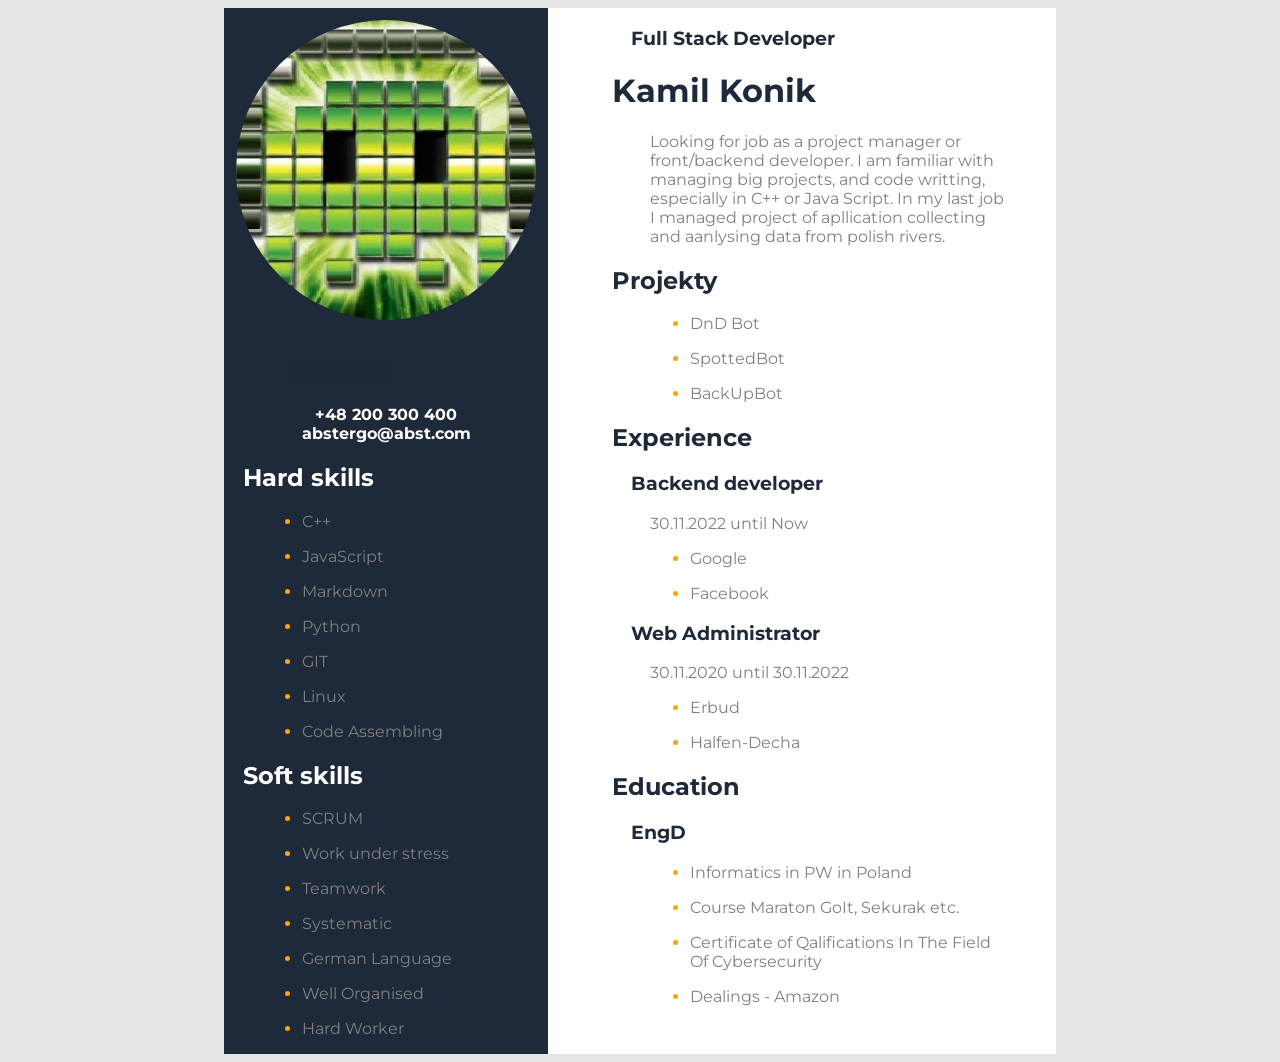
<file: CV/ENG/example.html>
<!DOCTYPE html>
<html lang="pl">
    <head>
        <meta charset="UTF-8" />
        <meta http-equiv="X-UA-Compatibile" content="IE-edge" />
        <meta name="viewport" content="width=device-width, initial-scale=1.0" />
        <title>CV</title>
        <link rel="preconnect" href="https://fonts.googleapis.com" />
        <link rel="preconnect" href="https://fonts.gstatic.com" crossorigin />
        <link
            href="https://fonts.googleapis.com/css2?family=Montserrat:wght@400;700&display=swap"
            rel="stylesheet"
        />
        <link rel="icon" href="favicon.png">
        <link href="https://fonts.googleapis.com/css2?family=Oxanium:wght@400;500;700&display=swap" rel="stylesheet">
        <style>
            body {
    font-family: "Montserrat", sans-serif;
    background: #e5e5e5;
}
.wrapper {
    width: 65vw;
    background-color:white;
    display: flex;
    flex-direction: row-reverse;
    justify-content: center;
    margin: 0 auto;
}

aside {
    width: 370px;
    background-color: #1E2939;
    height: 100%;
    display: block;
}
.profile {
    width: 300px;
    border: solid;
    border-radius: 50%;
    border-color:transparent;
    border-width: 1vw;
}
h3 {
    color:#1E2939;
    margin-left: 6.5vw;
}
h1 {
    color:#1E2939;
    margin-left: 5vw;
}
h2 {
    color:#1E2939;
    margin-left: 5vw;
}
p {
    color:gray;
    margin-left: 8vw;
    margin-right: 4vw;
}
ul {
    color:#1E2939;
}
li {
    color: orange;
}
.element {
    margin-left: 0;
    padding: 0;
}
.list {
    margin-left: 8vw;
}
.list2 {
    margin-left: 3vw;
}
.skills {
    margin-left: 1.5vw;
    color:white;
}
.contacts {
    text-align: center;
    width: 100%;
    color: white;
    font-weight: 700;
    text-decoration: none;
    -webkit-tap-highlight-color: 0;
}
a {
    text-decoration: none;
    -webkit-tap-highlight-color: 0; 
}
        </style>
        </head>    
    <body>
        <div class="wrapper">
            <main>
                <h3>Full Stack Developer</h3>
                <h1>Kamil Konik</h1>
                <p>Looking for job as a project manager or front/backend developer. I am familiar with managing big projects, and code writting, especially in C++ or Java Script. In my last job I managed project of apllication collecting and aanlysing data from polish rivers.</p>
                <h2>Projekty</h2>
                <ul class="list">
                    <li><a href="https://github.com/Abstergo2003/DnD-Bot" target="_blank"><p class="element">DnD Bot</p></a></li>
                    <li><a href="https://github.com/Abstergo2003/spotted-bot-worldwide" target="_blank"><p class="element">SpottedBot</p></a></li>
                    <li><a href="https://github.com/Abstergo2003/BackUpBot" target="_blank"><p class="element">BackUpBot</p></a></li>
                </ul>
                <h2>Experience</h2>
                <h3>Backend developer</h3>
                <p>30.11.2022 until Now</p>
                <ul class="list">
                    <li><p class="element">Google</p></li>
                    <li><p class="element">Facebook</p></li>
                </ul>
                <h3>Web Administrator</h3>
                <p>30.11.2020 until 30.11.2022</p>
                <ul class="list">
                    <li><p class="element">Erbud</p></li>
                    <li><p class="element">Halfen-Decha</p></li>
                </ul>
                <h2>Education</h2>
                <h3>EngD</h3>
                <ul class="list">
                    <li><p class="element">Informatics in PW in Poland</p></li>
                    <li><p class="element">Course Maraton GoIt, Sekurak etc.</p></li>
                    <li><p class="element">Certificate of Qalifications In The Field Of Cybersecurity</p></li>
                    <li><p class="element">Dealings - Amazon</p></li>
                </ul>
            </main>
            <aside>
                <image src="cv.jpg" class="profile"></image>
                <h2>Contact</h2>
                <div class="contacts"><a href="tel:+48200300400" style="text-decoration:none; -webkit-tap-highlight-color: 0; color:white">+48 200 300 400</a><br>
                <a href="mailto:abstergo@abst.com" style="text-decoration:none; -webkit-tap-highlight-color: 0; color:white">abstergo@abst.com</a></div>
                <h2 class="skills">Hard skills</h2>
                <ul class="list2">
                    <li><p class="element">C++</p></li>
                    <li><p class="element">JavaScript</p></li>
                    <li><p class="element">Markdown</p></li>
                    <li><p class="element">Python</p></li>
                    <li><p class="element">GIT</p></li>
                    <li><p class="element">Linux</p></li>
                    <li><p class="element">Code Assembling</p></li>
                </ul>
                <h2 class="skills">Soft skills</h2>
                <ul class="list2">
                    <li><p class="element">SCRUM</p></li>
                    <li><p class="element">Work under stress</p></li>
                    <li><p class="element">Teamwork</p></li>
                    <li><p class="element">Systematic</p></li>
                    <li><p class="element">German Language</p></li>
                    <li><p class="element">Well Organised</p></li>
                    <li><p class="element">Hard Worker</p></li>
                </ul>
            </aside>
        </div>
    </body>
</html>
</file>
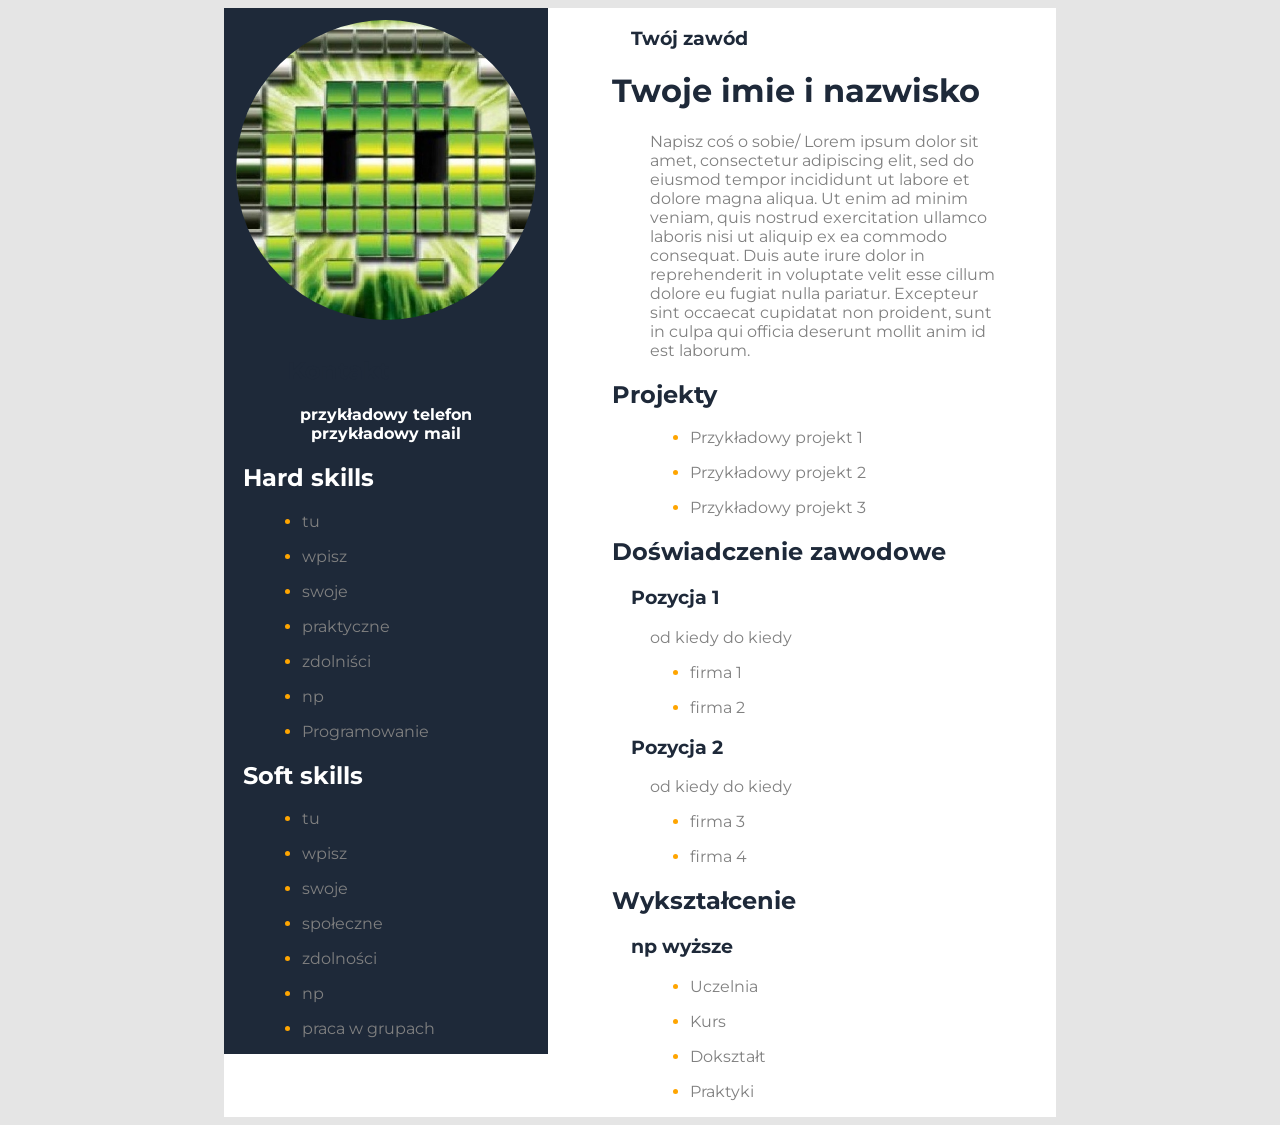
<file: CV/PL/cv.html>
<!DOCTYPE html>
<html lang="pl">
    <head>
        <meta charset="UTF-8" />
        <meta http-equiv="X-UA-Compatibile" content="IE-edge" />
        <meta name="viewport" content="width=device-width, initial-scale=1.0" />
        <title>CV</title>
        <link rel="preconnect" href="https://fonts.googleapis.com" />
        <link rel="preconnect" href="https://fonts.gstatic.com" crossorigin />
        <link
            href="https://fonts.googleapis.com/css2?family=Montserrat:wght@400;700&display=swap"
            rel="stylesheet"
        />
        <link rel="icon" href="favicon.png">
        <link href="https://fonts.googleapis.com/css2?family=Oxanium:wght@400;500;700&display=swap" rel="stylesheet">
        <style>
            body {
    font-family: "Montserrat", sans-serif;
    background: #e5e5e5;
}
.wrapper {
    width: 65vw;
    background-color:white;
    display: flex;
    flex-direction: row-reverse;
    justify-content: center;
    margin: 0 auto;
}

aside {
    width: 370px;
    background-color: #1E2939;
    height: 100%;
    display: block;
}
.profile {
    width: 300px;
    border: solid;
    border-radius: 50%;
    border-color:transparent;
    border-width: 1vw;
}
h3 {
    color:#1E2939;
    margin-left: 6.5vw;
}
h1 {
    color:#1E2939;
    margin-left: 5vw;
}
h2 {
    color:#1E2939;
    margin-left: 5vw;
}
p {
    color:gray;
    margin-left: 8vw;
    margin-right: 4vw;
}
ul {
    color:#1E2939;
}
li {
    color: orange;
}
.element {
    margin-left: 0;
    padding: 0;
}
.list {
    margin-left: 8vw;
}
.list2 {
    margin-left: 3vw;
}
.skills {
    margin-left: 1.5vw;
    color:white;
}
.contacts {
    text-align: center;
    width: 100%;
    color: white;
    font-weight: 700;
    text-decoration: none;
    -webkit-tap-highlight-color: 0;
}
a {
    text-decoration: none;
    -webkit-tap-highlight-color: 0; 
}
        </style>
        </head>    
    <body>
        <div class="wrapper">
            <main>
                <h3>Twój zawód</h3>
                <h1>Twoje imie i nazwisko</h1>
                <p>Napisz coś o sobie/ Lorem ipsum dolor sit amet, consectetur adipiscing elit, sed do eiusmod tempor incididunt ut labore et dolore magna aliqua. Ut enim ad minim veniam, quis nostrud exercitation ullamco laboris nisi ut aliquip ex ea commodo consequat. Duis aute irure dolor in reprehenderit in voluptate velit esse cillum dolore eu fugiat nulla pariatur. Excepteur sint occaecat cupidatat non proident, sunt in culpa qui officia deserunt mollit anim id est laborum.</p>
                <h2>Projekty</h2>
                <ul class="list">
                    <li><a href="https://przykładowa-strona.pl" target="_blank"><p class="element">Przykładowy projekt 1</p></a></li>
                    <li><a href="https://przykładowa-strona.pl" target="_blank"><p class="element">Przykładowy projekt 2</p></a></li>
                    <li><a href="https://przykładowa-strona.pl" target="_blank"><p class="element">Przykładowy projekt 3</p></a></li>
                </ul>
                <h2>Doświadczenie zawodowe</h2>
                <h3>Pozycja 1</h3>
                <p>od kiedy do kiedy</p>
                <ul class="list">
                    <li><p class="element">firma 1</p></li>
                    <li><p class="element">firma 2</p></li>
                </ul>
                <h3>Pozycja 2</h3>
                <p>od kiedy do kiedy</p>
                <ul class="list">
                    <li><p class="element">firma 3</p></li>
                    <li><p class="element">firma 4</p></li>
                </ul>
                <h2>Wykształcenie</h2>
                <h3>np wyższe</h3>
                <ul class="list">
                    <li><p class="element">Uczelnia</p></li>
                    <li><p class="element">Kurs</p></li>
                    <li><p class="element">Dokształt</p></li>
                    <li><p class="element">Praktyki</p></li>
                </ul>
            </main>
            <aside>
                <image src="cv.jpg" class="profile"></image>
                <h2>Kontakt</h2>
                <div class="contacts"><a href="tel:twój telefon" style="text-decoration:none; -webkit-tap-highlight-color: 0; color:white">przykładowy telefon</a><br>
                <a href="mailto:twój email" style="text-decoration:none; -webkit-tap-highlight-color: 0; color:white">przykładowy mail</a></div>
                <h2 class="skills">Hard skills</h2>
                <ul class="list2">
                    <li><p class="element">tu</p></li>
                    <li><p class="element">wpisz</p></li>
                    <li><p class="element">swoje</p></li>
                    <li><p class="element">praktyczne</p></li>
                    <li><p class="element">zdolniści</p></li>
                    <li><p class="element">np</p></li>
                    <li><p class="element">Programowanie</p></li>
                </ul>
                <h2 class="skills">Soft skills</h2>
                <ul class="list2">
                    <li><p class="element">tu</p></li>
                    <li><p class="element">wpisz</p></li>
                    <li><p class="element">swoje</p></li>
                    <li><p class="element">społeczne</p></li>
                    <li><p class="element">zdolności</p></li>
                    <li><p class="element">np</p></li>
                    <li><p class="element">praca w grupach</p></li>
                </ul>
            </aside>
        </div>
    </body>
</html>
</file>
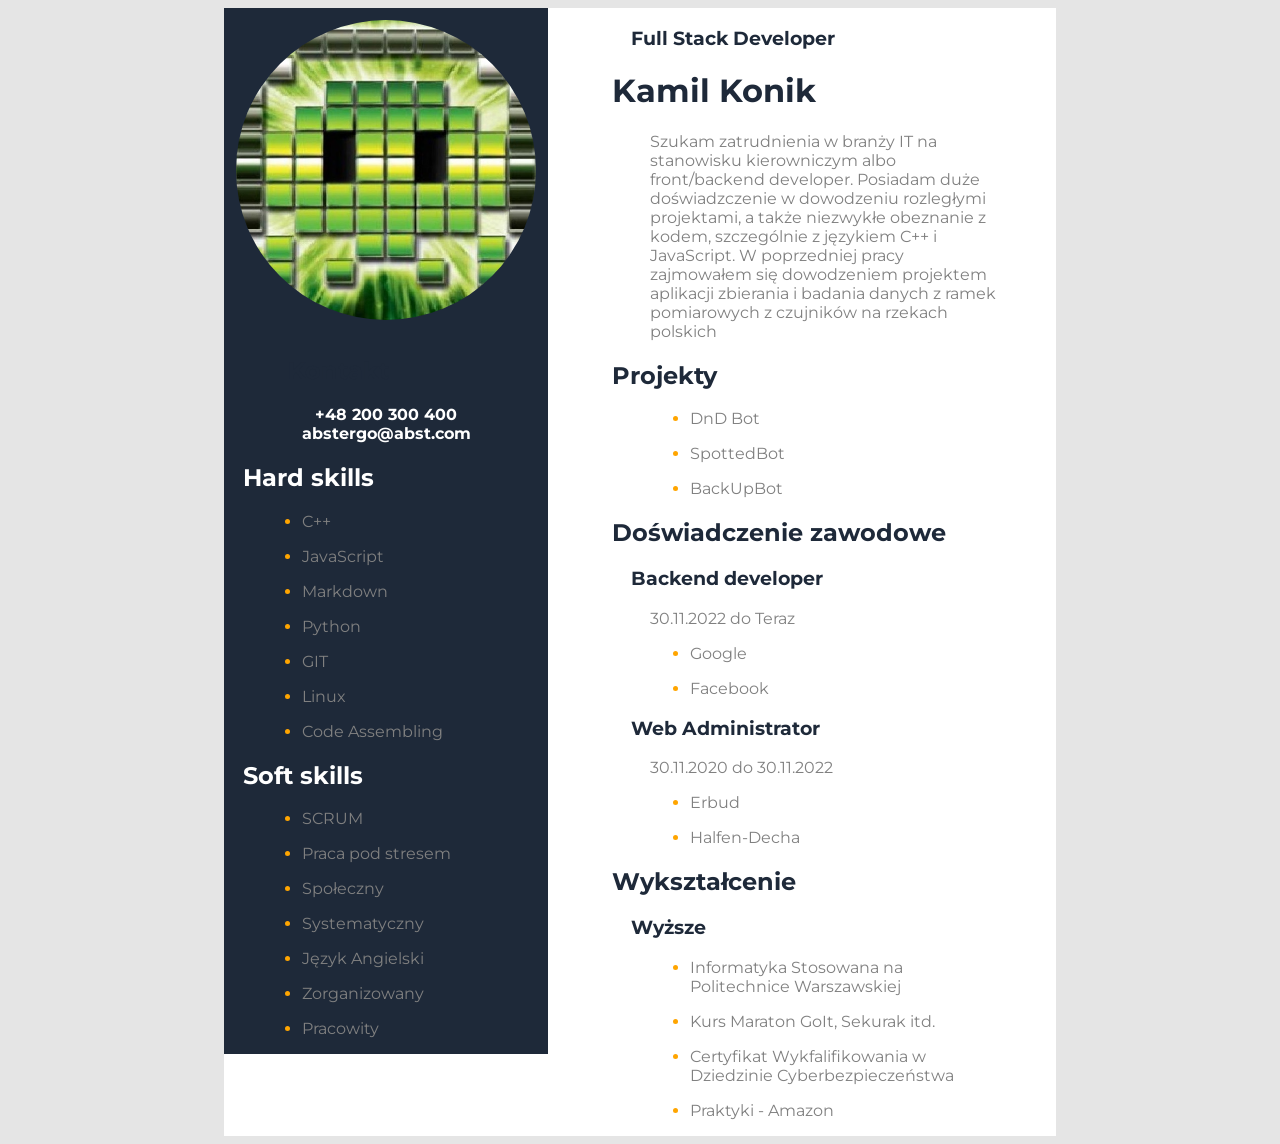
<file: CV/PL/przykład.html>
<!DOCTYPE html>
<html lang="pl">
    <head>
        <meta charset="UTF-8" />
        <meta http-equiv="X-UA-Compatibile" content="IE-edge" />
        <meta name="viewport" content="width=device-width, initial-scale=1.0" />
        <title>CV</title>
        <link rel="preconnect" href="https://fonts.googleapis.com" />
        <link rel="preconnect" href="https://fonts.gstatic.com" crossorigin />
        <link
            href="https://fonts.googleapis.com/css2?family=Montserrat:wght@400;700&display=swap"
            rel="stylesheet"
        />
        <link rel="icon" href="favicon.png">
        <link href="https://fonts.googleapis.com/css2?family=Oxanium:wght@400;500;700&display=swap" rel="stylesheet">
        <style>
            body {
    font-family: "Montserrat", sans-serif;
    background: #e5e5e5;
}
.wrapper {
    width: 65vw;
    background-color:white;
    display: flex;
    flex-direction: row-reverse;
    justify-content: center;
    margin: 0 auto;
}

aside {
    width: 370px;
    background-color: #1E2939;
    height: 100%;
    display: block;
}
.profile {
    width: 300px;
    border: solid;
    border-radius: 50%;
    border-color:transparent;
    border-width: 1vw;
}
h3 {
    color:#1E2939;
    margin-left: 6.5vw;
}
h1 {
    color:#1E2939;
    margin-left: 5vw;
}
h2 {
    color:#1E2939;
    margin-left: 5vw;
}
p {
    color:gray;
    margin-left: 8vw;
    margin-right: 4vw;
}
ul {
    color:#1E2939;
}
li {
    color: orange;
}
.element {
    margin-left: 0;
    padding: 0;
}
.list {
    margin-left: 8vw;
}
.list2 {
    margin-left: 3vw;
}
.skills {
    margin-left: 1.5vw;
    color:white;
}
.contacts {
    text-align: center;
    width: 100%;
    color: white;
    font-weight: 700;
    text-decoration: none;
    -webkit-tap-highlight-color: 0;
}
a {
    text-decoration: none;
    -webkit-tap-highlight-color: 0; 
}
        </style>
        </head>    
    <body>
        <div class="wrapper">
            <main>
                <h3>Full Stack Developer</h3>
                <h1>Kamil Konik</h1>
                <p>Szukam zatrudnienia w branży IT na stanowisku kierowniczym albo front/backend developer. Posiadam duże doświadzczenie w dowodzeniu rozległymi projektami, a także niezwykłe obeznanie z kodem, szczególnie z językiem C++ i JavaScript. W poprzedniej pracy zajmowałem się dowodzeniem projektem aplikacji zbierania i badania danych z ramek pomiarowych z czujników na rzekach polskich</p>
                <h2>Projekty</h2>
                <ul class="list">
                    <li><a href="https://github.com/Abstergo2003/DnD-Bot" target="_blank"><p class="element">DnD Bot</p></a></li>
                    <li><a href="https://github.com/Abstergo2003/spotted-bot-worldwide" target="_blank"><p class="element">SpottedBot</p></a></li>
                    <li><a href="https://github.com/Abstergo2003/BackUpBot" target="_blank"><p class="element">BackUpBot</p></a></li>
                </ul>
                <h2>Doświadczenie zawodowe</h2>
                <h3>Backend developer</h3>
                <p>30.11.2022 do Teraz</p>
                <ul class="list">
                    <li><p class="element">Google</p></li>
                    <li><p class="element">Facebook</p></li>
                </ul>
                <h3>Web Administrator</h3>
                <p>30.11.2020 do 30.11.2022</p>
                <ul class="list">
                    <li><p class="element">Erbud</p></li>
                    <li><p class="element">Halfen-Decha</p></li>
                </ul>
                <h2>Wykształcenie</h2>
                <h3>Wyższe</h3>
                <ul class="list">
                    <li><p class="element">Informatyka Stosowana na Politechnice Warszawskiej</p></li>
                    <li><p class="element">Kurs Maraton GoIt, Sekurak itd.</p></li>
                    <li><p class="element">Certyfikat Wykfalifikowania w Dziedzinie Cyberbezpieczeństwa</p></li>
                    <li><p class="element">Praktyki - Amazon</p></li>
                </ul>
            </main>
            <aside>
                <image src="cv.jpg" class="profile"></image>
                <h2>Kontakt</h2>
                <div class="contacts"><a href="tel:+48200300400" style="text-decoration:none; -webkit-tap-highlight-color: 0; color:white">+48 200 300 400</a><br>
                <a href="mailto:abstergo@abst.com" style="text-decoration:none; -webkit-tap-highlight-color: 0; color:white">abstergo@abst.com</a></div>
                <h2 class="skills">Hard skills</h2>
                <ul class="list2">
                    <li><p class="element">C++</p></li>
                    <li><p class="element">JavaScript</p></li>
                    <li><p class="element">Markdown</p></li>
                    <li><p class="element">Python</p></li>
                    <li><p class="element">GIT</p></li>
                    <li><p class="element">Linux</p></li>
                    <li><p class="element">Code Assembling</p></li>
                </ul>
                <h2 class="skills">Soft skills</h2>
                <ul class="list2">
                    <li><p class="element">SCRUM</p></li>
                    <li><p class="element">Praca pod stresem</p></li>
                    <li><p class="element">Społeczny</p></li>
                    <li><p class="element">Systematyczny</p></li>
                    <li><p class="element">Język Angielski</p></li>
                    <li><p class="element">Zorganizowany</p></li>
                    <li><p class="element">Pracowity</p></li>
                </ul>
            </aside>
        </div>
    </body>
</html>
</file>
<file: fotonracing.github.io/css/fonts.css>
@font-face {
    font-family: 'normal';
    src: url(../fonts/normal.woff2) format('woff2');
}
@font-face {
    font-family: 'special';
    src: url(../fonts/special.woff2) format('woff2');
}
</file>
<file: fotonracing.github.io/css/index.css>
* {
    --white: #b6b5b5;
    --deep_orange: #f05012;
    --red_like: #f8231f;
    --our_black: #09080b;
    --weak_orange: #f17e54;
    font-family: inherit;
}
@media screen and (max-width: 1920px) {
    html, body {
        margin: 0;
        padding: 0;
        font-family: 'normal';
        overflow: hidden;
        background-color: var(--our_black);
    }
    .wrapper {
        width: 100vw;
        height: 100vh;
        position: relative;
        word-break: keep-all;
    }
    h1 {
        position: absolute;
        z-index: 999;
        font-size: 12vh;
        width: 100%;
        color: var(--red_like);
        font-family: 'special';
        text-align: center;
    }
    h2 {
        position: absolute;
        bottom: 15vh;
        padding: 15px;
        text-align: center;
        color: var(--white);
        background: var(--red_like);
        transform: translateX(-50%);
        z-index: 999;
    }
    .h2-team {
        left: 16.5%
    }
    .h2-car {
        left: 50%;
    }
    .h2-sponsors {
        left: 82.5%;
    }
    .holder {
        width: 37%;
        height: 100vh;
        overflow: hidden;
        position: absolute;
        transition: all .3s ease-in-out;
        filter: blur(3px) grayscale(80%);
    }
    .holder img {
        height: 100%;
        margin-left: 50% !important;
        transition: all .3s ease-in-out;
        transform: translateX(-50%);
    }
    #holder1 {
        clip-path: polygon(0 0, 100% 0, 90% 100%, 0% 100%);
        left: 0;
        z-index: 999;
    }
    #holder1 img {
        width: 120% !important;
        height: auto !important;
    }
    #holder2 {
        clip-path: polygon(10% 0, 100% 0, 90% 100%, 0% 100%);
        left: 33.3%;
        transition: all .3s ease-in-out;
    }
    #holder2 img {
        margin-left: 50% !important;
        transition: all .3s ease-in-out;
        backdrop-filter: grayscale(100%);
        transform: translateX(-50%);
    }
    #holder3 {
        clip-path: polygon(10% 0, 100% 0, 100% 100%, 0% 100%);
        left: 66.6%;
        width: 33.4% !important;
        transition: all .3s ease-in-out;
    }
    .holder:hover {
        filter: none
    }
    .holder:hover img {
        height: 110%;
        margin-top: -10%;
        margin-left: -30%;
    }
}
@media screen and (min-width: 2000px) {
    html, body {
        margin: 0;
        padding: 0;
        font-family: 'normal';
        overflow: hidden;
        background-color: var(--our_black);
    }
    .wrapper {
        width: 1920px;
        height: 100vh;
        position: relative;
        word-break: keep-all;
        left: 50%;
        transform: translateX(-50%);
    }
    h1 {
        position: absolute;
        z-index: 999;
        font-size: 12vh;
        width: 100%;
        color: var(--red_like);
        font-family: 'special';
        text-align: center;
    }
    h2 {
        position: absolute;
        bottom: 15vh;
        padding: 15px;
        text-align: center;
        color: var(--white);
        background: var(--red_like);
        transform: translateX(-50%);
        z-index: 999;
    }
    .h2-team {
        left: 16.5%
    }
    .h2-car {
        left: 50%;
    }
    .h2-sponsors {
        left: 82.5%;
    }
    .holder {
        width: 37%;
        height: 100vh;
        overflow: hidden;
        position: absolute;
        transition: all .3s ease-in-out;
        filter: blur(3px) grayscale(80%);
    }
    .holder img {
        height: 100%;
        margin-left: 50% !important;
        transition: all .3s ease-in-out;
        transform: translateX(-50%);
    }
    #holder1 {
        clip-path: polygon(0 0, 100% 0, 90% 100%, 0% 100%);
        left: 0;
        z-index: 999;
    }
    #holder2 {
        clip-path: polygon(10% 0, 100% 0, 90% 100%, 0% 100%);
        left: 33.3%;
        transition: all .3s ease-in-out;
    }
    #holder2 img {
        margin-left: 50% !important;
        transition: all .3s ease-in-out;
        backdrop-filter: grayscale(100%);
        transform: translateX(-50%);
    }
    #holder3 {
        clip-path: polygon(10% 0, 100% 0, 100% 100%, 0% 100%);
        left: 66.6%;
        width: 33.4% !important;
        transition: all .3s ease-in-out;
    }
    .holder:hover {
        filter: none
    }
    .holder:hover img {
        height: 110%;
        margin-top: -10%;
        margin-left: -30%;
    }
}
@media screen and (max-width: 900px) {
    html, body {
        margin: 0;
        padding: 0;
        font-family: 'normal';
        overflow: hidden;
        background-color: var(--our_black);
    }
    .wrapper {
        width: 100vw;
        height: 100vh;
        position: relative;
        word-break: keep-all;
    }
    h1 {
        position: absolute;
        z-index: 999;
        font-size: 6vh;
        width: 100%;
        color: var(--red_like);
        font-family: 'special';
        text-align: center;
    }
    h2 {
        position: absolute;
        padding: 15px;
        text-align: center;
        color: var(--white);
        background: var(--red_like);
        transform: translateX(-50%);
        z-index: 999;
        line-height: 3vh;
    }
    .h2-team {
        left: 50%;
        top: 16.5%;
        height: 3vh
    }
    .h2-car {
        top: 50%;
        height: 3vh;
        left: 50%;
    }
    .h2-sponsors {
        top: 82.5%;
        height: 3vh;
        left: 50%;
    }
    .holder {
        width: 100%;
        height: 37%;
        overflow: hidden;
        position: absolute;
        left: 0;
        transition: all .3s ease-in-out;
        filter: blur(3px) grayscale(80%);
        overflow: hidden;
    }
    .holder img {
        width: 100%;
        margin-left: 50% !important;
        transition: all .3s ease-in-out;
        transform: translateX(-50%);
    }
    #holder1 {
        top: 0;
        left: 0;
        z-index: 999;
        clip-path: polygon(0 0, 100% 0, 100% 90%, 0% 100%);
    }
    #holder1 img {
        height: auto !important;
        margin-top: -20%
    }
    #holder2 {
        top: 33.3%;
        left: 0;
        transition: all .3s ease-in-out;
        clip-path: polygon(0 10%, 100% 0, 100% 100%, 0 90%);
    }
    #holder2 img {
        margin-left: 50% !important;
        transition: all .3s ease-in-out;
        backdrop-filter: grayscale(100%);
        transform: translateX(-50%);
        height: 120%;
    }
    #holder3 {
        top: 66.6%;
        left: 0;
        width: 100% !important;
        transition: all .3s ease-in-out;
        clip-path: polygon(0 0, 100% 10%, 100% 100%, 0 100%);
    }
    .holder:hover {
        filter: none
    }
    .holder:hover img {
        height: 110%;
        margin-top: -10% !important;
        margin-left: -30%;
    }
}
</file>
<file: GITHUB PAGE/style.css>
html {
    scroll-behavior: smooth;
}
body {
    font-family: "Oxanium", cursive;
    background: white;
    margin: 0;
    padding: 0;
    text-align: center;
    margin-bottom: 100px;
}
.starting-div {
    background-color: #222322;
    width: 100%;
    text-align: center;
    overflow: auto;
    align-items: center;
}
.title {
    float: left;
    margin-left: 44vw;
    margin-top: 2vw;
    font-size: 2vw;
    color: white;
}
.second-title {
    margin-top: 2vw;
    font-size: 4vw;
    color: white;
}
.under-title {
    color: #DADADA;
    font-size: 1vw;
}
.profile {
    width: 200px;
    height: 200px;
    margin: auto;
}
.slider {
    width: 60vw;
    text-align: center;
    overflow: hidden;
    margin-left: auto;
    margin-right: auto;
    margin-top: 5vw;
    position: relative;
}
.slides {
    display: block;
    width: 60vw;
    height: 40vw;
    position: relative;
    scroll-behavior: smooth;
    overflow: hidden;
}
#slide1 {
    width: 60vw;
    height: 40vw;
    position: absolute;
    left: 0;
    scroll-behavior: smooth;
    background-color: #222322;
    transition: all 0.3s ease-in-out;
}
#slide2 {
    width: 60vw;
    height: 40vw;
    position: absolute;
    left: 60vw;
    scroll-behavior: smooth;
    background-color: #222322;
    transition: all 0.3s ease-in-out;
}
#slide3 {
    width: 60vw;
    height: 40vw;
    position: absolute;
    scroll-behavior: smooth;
    background-color: #222322;
    left: 120vw;
    transition: all 0.3s ease-in-out;
}
#slide4 {
    width: 60vw;
    height: 40vw;
    position: absolute;
    scroll-behavior: smooth;
    background-color: #222322;
    left: 180vw;
    transition: all 0.3s ease-in-out;
}
#slide5 {
    width: 60vw;
    height: 40vw;
    position: absolute;
    scroll-behavior: smooth;
    background-color: #222322;
    left: 0vw;
    transition: all 0.3s ease-in-out;
}
#slide6 {
    width: 60vw;
    height: 40vw;
    position: absolute;
    scroll-behavior: smooth;
    background-color: #222322;
    left: 60vw;
    transition: all 0.3s ease-in-out;
}
#slide7 {
    width: 60vw;
    height: 40vw;
    position: absolute;
    scroll-behavior: smooth;
    background-color: #222322;
    left: 120vw;
    transition: all 0.3s ease-in-out;
}
#slide8 {
    width: 60vw;
    height: 40vw;
    position: absolute;
    scroll-behavior: smooth;
    background-color: #222322;
    left: 180vw;
    transition: all 0.3s ease-in-out;
}
.desc-pic {
    width: 20vw;
}
.desc-pic2 {
    width: 20vw;
    position: absolute;
    left: 3vw;
    border-radius: 50%;
}
.slide-title1 {
    font-size: 3vw;
    color: #ABABAB;
}
.slide-desc {
    font-size: 2vw;
    color: #ABABAB;
    position: absolute;
    left: 23vw;
    top: 10vw;
}
.slide-button {
    position: absolute;
    right: 5vw;
    width: 10vw;
    bottom: 2vw;
    font-size: 1.5vw;
    background-color: white;
    color: #222322;
    border-style: solid;
    border-radius: 1vw;
    border-color: transparent;
}
.navigation-button {
    text-decoration: none;
    -webkit-tap-highlight-color: none;
    color: #222322;
}
.dndbot {
    color: #222322;
    text-align: center;
    margin-top: 5vw;
}
.title2 {
    margin-top: 2vw;
    font-size: 4vw;
    color: #222322;
}
.pic {
    display: block;
    width: 15vw;
    margin-left: auto;
    margin-right: auto;
}
.pic2 {
    display: block;
    width: 15vw;
    margin-left: auto;
    margin-right: auto;
    border-radius: 50%;
}
.desc {
    margin-left: 15vw;
    width:70vw;
    font-size: 1.5vw;
    background-color: #222322;
    color: #ABABAB;
    padding: 1vw;
    border-style: solid;
    border-radius: 2vw;
    border-color: transparent;
}
.hyperlink {
    text-align: center;
    font-size: 1.5vw;
    background-color: #222322;
    color: #ABABAB;
    border-style: solid;
    border-radius: 1vw;
    border-color: transparent;
    padding: 0.5vw;
    margin-left: auto;
    margin-right: auto;
    width: 11vw;
}
.wrapper {
    position: relative;
}
.language {
    float:right;
    width: 5vw;
    border-radius: 1vw;
    margin-top: 1vw;
}
.language-a {
    position: absolute;
    right: 2vw;
    top: 2vw;
}
.checkbox {
    position: relative;
    float: right;
    right: 12vw;
    top: 1.8vw;
    border-radius: 20px;
    border-color: white;
    border-width: 20px;
}
.checkbox:before {
    content:'';
    position: absolute;
    width: 60px;
    height: 25px;
    background-color: white;
    border-radius: 2px;
    border-color: white;
    border-width: 20px;
}
.checkbox:checked:before {
    background-color: white;
}
.checkbox:after {
    content:'';
    position: absolute;
    left: 0;
    width: 30px;
    height: 25px;
    background-color: #222322;
    border-radius: 25px;
    transition: 0.25s ease-in-out;
    border: 2px solid #222322;
    box-sizing: border-box;
}
.checkbox:checked:after {
    left: 30px;
    border: 2px solid #222322
}
.language2 {
    position: relative;
    float:right;
    width: 5vw;
    border-radius: 1vw;
    right: 20vw;
    top: 1vw;
}
.diva {
    width: 100%;
    height: 100%;
    background-color: #222322;
    overflow: auto;
}
.outer {
    width: 95%;
    background-color: #222322;
    text-align: center;
    margin-left: 2.5%;
    margin-top: 60px;
    border: 5px solid #222322
}
.main_logo {
    width: 300px;
}
.inner {
    width: 100%;
    background-color: #393a39;
    padding-bottom: 30px;
}
.inner img {
    width: 250px;
    margin: 15px;
}
.inner td {
    color: #e5e5e5;
}
.desc_div {
    width: 91.65%;
    margin-left: 2.5%;
    margin-top: 0;
    background-color: #222322;
    color: #e5e5e5;
    font-size: 20px;
    border-top: none;
    text-align: left;
}
.test {
    display: none;
    width: 91.65%;
    margin-left: 2.5%;
    margin-top: 0;
    background-color: #222322;
    color: #e5e5e5;
    font-size: 20px;
    border-top: none;
    text-align: left;
    padding: 2%;
    border-top: none;
    text-align: left;
    font-size: 20px;
    height: 50px;
}
#dc_desc, #chrome_desc, #mobile_desc, #html_desc, #dc_desc2, #chrome_desc2, #mobile_desc2, #html_desc2 {
    height: 0;
    transition: all 0.3s ease-in-out;
}
</file>
<file: Snake##/style.css>
body {
    background-color: #44f;
    margin: 0;
    padding: 0;
}
#canvas {
    margin-left: 30px;
    margin-top: calc((100vh - 650px) / 2);
    background-color: blueviolet;
    width: 1000px;
    height: 650px;
}
#up, #right, #left, #down {
    width: 70px;
    height: 70px;
    line-height: 70px;
    font-size: 55px;
    background-color: orange;
    border: none;
    outline: none;
    color: #e5e5e5;
}
#up:hover, #right:hover, #left:hover, #down:hover {
    background-color: darkgoldenrod;
}
#up {
    transform: rotate(-90deg);
}
#down {
    transform: rotate(90deg);
}
table {
    background-color: blueviolet;
    border-radius: 10px;
}
#stats {
    position: absolute;
    top: calc((100vh - 650px) / 2);
    right: 30px;
    width: 400px;
    height: 200px;
    font-size: x-large;
    color: #e5e5e5;
}
.clear {
    position: absolute;
    top: calc((100vh - 650px) / 2 + 250px);
    right: 30px;
    width: 400px;
    background-color: blueviolet;
    height: 50px;
    color: #e5e5e5;
    border-radius: 10px;
}
.clear div {
    float: left;
    width: 200px;
    margin: 0;
    text-align: center;
    line-height: 50px;
    font-size: 35px;
    transition: all .3s ease-in-out;
    border-radius: 10px;
}
.clear div:hover {
    background-color: blue;
    border-radius: 10px;
}
#cost:hover {
    background-color: blueviolet !important;
}
#controls {
    position: absolute;
    top: calc((100vh - 650px) / 2 + 350px);
    right: 80px;
    width: 300px;
    text-align: center;
    height: 300px
}
#selfHit {
    width: 400px;
    height: 50px;
    text-align: center;
    line-height: 50px;
    font-size: 35px;
    border-radius: 10px;
    position: absolute;
    top: -100px;
    left: 0;
    background-color: green;
    color: #e5e5e5;
    transition: all .3s ease-in-out;
    transform: translate(-50%, -50%);
}
#wallHit {
    width: 400px;
    height: 50px;
    text-align: center;
    line-height: 50px;
    font-size: 35px;
    border-radius: 10px;
    position: absolute;
    top: -100px;
    left: 0;
    background-color: green;
    color: #e5e5e5;
    transition: all .3s ease-in-out;
    transform: translate(-50%, -50%);
}
#reload {
    width: 200px;
    height: 50px;
    text-align: center;
    line-height: 50px;
    font-size: 35px;
    border-radius: 10px;
    position: absolute;
    top: -100px;
    left: 0;
    background-color: green;
    color: #e5e5e5;
    transition: all .3s ease-in-out;
    transform: translate(-50%, -50%);
}
#reload:hover {
    background-color: greenyellow;
}
</file>
<file: fotonracing.github.io/css/car.css>
* {
    --white: #b6b5b5;
    --deep_orange: #f05012;
    --red_like: #f8231f;
    --our_black: #09080b;
    --weak_orange: #f17e54;
    font-family: inherit;
}
@media screen and (max-width: 1920px) and (min-width: 1000px){
    html, body {
        margin: 0;
        padding: 0;
        font-family: 'normal';
        background-color: var(--our_black);
        text-align: center;
        overflow-x: hidden;
        scroll-behavior: smooth;
    }
    .smartphone {
        display: none;
    }
    .wrapper {
        width: 100vw
    }
    #model {
        height: 500px;
        width: 500px;
        position: fixed;
        right: calc(10% - 50px);
        top: 20vh;
    }
    h1 {
        font-family: 'special';
        font-size: 8vh;
        color: var(--deep_orange);
        position: fixed;
        left: 50%;
        transform: translateX(-50%);
    }
    .strecher {
        height: 250vh;
        width: 100%;
        position: absolute;
        top: 0;
        left: 0;
    }
    @keyframes test {
        0% {
            right: -200vh
        }
        100% {
            right: calc(60vh + 10% + 20px + 20px)
        }
    }
    .animated {
        animation: test 0.3s
    }
    span {
        background-color: var(--white);
        color: var(--our_black);
        position: fixed;
        right: -200vh;
        font-size: 4vh;
        transition: all .3s ease-in-out;
        margin: 10px;
    }
    .container {
        position: absolute;
        top: 250vh !important;
        width: 90%;
        height: 100vh;
        left: 0;
        margin-left: 5%;
    }
    .container h1 {
        position: unset !important;
        margin-left: 50%
    }
    .container span {
        background-color: transparent !important;
        color: var(--white) !important;
        font-size: 3vh !important;
        position: unset !important;
    }
    .special {
        transform: translateY(-50%);
        margin-top: 50vh;
        width: 100%;
    }
    b {
        color: var(--red_like)
    }
}
@media screen and (min-width: 2000px) {
    html, body {
        margin: 0;
        padding: 0;
        font-family: 'normal';
        background-color: var(--our_black);
        text-align: center;
        overflow-x: hidden;
        scroll-behavior: smooth;
    }
    .wrapper {
        width: 1920px;
        margin-left: 50%;
        transform: translateX(-50%);
    }
    #model {
        height: 500px;
        width: 500px;
        position: fixed;
        right: calc(10% - 50px);
        top: 20vh;
    }
    h1 {
        font-family: 'special';
        font-size: 8vh;
        color: var(--deep_orange);
        position: fixed;
        left: 50%;
        transform: translateX(-50%);
    }
    .strecher {
        height: 250vh;
        width: 100%;
        position: absolute;
        top: 0;
        left: 0;
    }
    @keyframes test {
        0% {
            right: -200vh
        }
        100% {
            right: calc(60vh + 10% + 20px + 20px)
        }
    }
    .animated {
        animation: test 0.3s
    }
    span {
        background-color: var(--white);
        color: var(--our_black);
        position: fixed;
        right: -200vh;
        font-size: 4vh;
        transition: all .3s ease-in-out;
    }
    b {
        color: var(--red_like)
    }
    .container h1 {
        position: unset !important;
        margin-left: 50%
    }
    .container span {
        background-color: transparent !important;
        color: var(--white) !important;
        font-size: 3vh !important;
        position: unset !important;
    }
    .special {
        transform: translateY(-50%);
        margin-top: 50vh;
        width: 100%;
    }
}
@media screen and (max-width: 900px) {
    html, body {
        margin: 0;
        padding: 0;
        font-family: 'normal';
        background-color: var(--our_black);
        text-align: center;
        overflow-x: hidden;
        scroll-behavior: smooth;
        width: 100%;
    }
    .desktop {
        display: none
    }
    .smartphone {
        display: block
    }
    .wrapper {
        width: 100vw;
    }
    h1 {
        color: var(--deep_orange);
        font-family: 'special';
    }
    #model2 {
        width: 80vw;
        height: 80vw;
        margin-left: 10vw;
    }
    .wrapper span {
        background-color: var(--white);
        display: block;
        margin: 10px;
    }
    .container {
        width: 90%;
        margin-left: 5%;
        text-align: center;
        margin-bottom: 20px;
    }
    .container span {
        color: var(--white);
        font-size:  2vh;
    }
    b {
        color: var(--red_like)
    }
}
</file>
<file: fotonracing.github.io/css/contributors.css>
* {
    --white: #b6b5b5;
    --deep_orange: #f05012;
    --red_like: #f8231f;
    --our_black: #09080b;
    --weak_orange: #f17e54;
    font-family: inherit;
}
@media screen and (max-width: 1920px) and (min-width: 901px) {
    html, body {
        margin: 0;
        padding: 0;
        font-family: 'normal';
        background-color: var(--our_black);
        text-align: center;
    }
    .wrapper {
        width: 100vw;
    }
    h1 {
        font-family: 'special';
        font-size: 8vh;
        color: var(--deep_orange);
        width: 100vw;
    }
    .holder {
        width: calc(80% - 40px);
        margin-left: 10%;
        padding: 20px;
    }
    .contributor {
        width: 30%;
        height: 40vh;
        display: inline-block;
        border-radius: 3px;
        transition: all .2s ease-in-out;
        border: 4px solid var(--white);
    }
    .contributor img {
        height: 25vh;
        width: 25vh;
        margin-bottom: 3vh;
        transition: all .2s ease-in-out;
        border-radius: 50%;
        margin-top: 3vh
    }
    .contributor span {
        color: var(--deep_orange);
        font-size: 4vh;
        font-family: 'special';
    }
    .contributor p {
        color: var(--red_like);
        font-size: 1.5vh;
    }
    a {
        -webkit-tap-highlight-color: none;
        text-decoration: none
    }
}
@media screen and (min-width: 2000px) {
    html, body {
        margin: 0;
        padding: 0;
        font-family: 'normal';
        background-color: var(--our_black);
        text-align: center;
    }
    .wrapper {
        width: 1920px;
        margin-left: 50%;
        transform: translateX(-50%);
    }
    h1 {
        font-family: 'special';
        font-size: 8vh;
        color: var(--deep_orange)
    }
    .holder {
        width: calc(80% - 40px);
        margin-left: 10%;
        padding: 20px;
    }
    .contributor {
        width: 30%;
        height: 40vh;
        display: inline-block;
        border-radius: 3px;
        transition: all .2s ease-in-out;
        border: 4px solid var(--white);
    }
    .contributor:hover {
        filter: none;
    }
    .contributor img {
        height: 25vh;
        width: 25vh;
        margin-bottom: 3vh;
        transition: all .2s ease-in-out;
        border-radius: 50%;
        margin-top: 3vh
    }
    .contributor span {
        color: var(--deep_orange);
        font-size: 4vh;
        font-family: 'special';
    }
    .contributor p {
        color: var(--red_like);
        font-size: 1.5vh;
    }
    a {
        -webkit-tap-highlight-color: none;
        text-decoration: none
    }
}
@media screen and (max-width: 900px) {
    html, body {
        margin: 0;
        padding: 0;
        font-family: 'normal';
        background-color: var(--our_black);
        text-align: center;
    }
    .wrapper {
        width: 100vw;
        position: unset;
    }
    h1 {
        color: var(--deep_orange);
        font-family: 'special';
        width: 90%;
        font-size: 4vh;
        margin-left: 5%;
    }
    .holder {
        width: calc(90% - 40px);
        padding: 20px;
        margin-left: 5%;
    }
    .contributor {
        width: 100%;
        border: 4px solid var(--white);
        margin-bottom: 20px;
        border-radius: 5px;
    }
    .contributor img {
        width: 70vw;
        height: 70vw;
        border-radius: 100%;
    }
    .contributor span {
        color: var(--deep_orange);
        font-family: 'special';
        font-size: 8vw;
    }
    .contributor p {
        color: var(--red_like);
    }
    a {
        text-decoration: none;
    }
}
</file>
<file: fotonracing.github.io/css/sponsors.css>
* {
    --white: #b6b5b5;
    --deep_orange: #f05012;
    --red_like: #f8231f;
    --our_black: #09080b;
    --weak_orange: #f17e54;
    font-family: inherit;
}
@media screen and (max-width: 1920px) {
    html, body {
        margin: 0;
        padding: 0;
        font-family: 'normal';
        background-color: var(--our_black);
        text-align: center;
        overflow-x: hidden;
    }
    .wrapper {
        width: 100vw;
        min-height: 90vh;
        position: relative;
    }
    h1 {
        font-family: 'special';
        font-size: 8vh;
        color: var(--deep_orange);
        width: 100%;
    }
    .holder {
        width: calc(80% - 40px);
        margin-left: 10%;
        padding: 20px;
    }
    img {
        width: 20vh;
        filter: brightness(0) invert(1);
        transition: all .2s ease-in-out;
        display: inline-block;
        margin: 20px;
    }
    img:hover {
        filter: none
    }
    .small {
        width: 20vh;
    }
    .medium {
        width: 25vh !important;
    }
    .big {
        width: 50vh !important;
    }
    .other {
        color: var(--red_like);
        position: absolute;
        bottom: 20px;
        left: 50%;
        transform: translateX(-50%);
        font-size: 2vh;
    }
    a {
        -webkit-tap-highlight-color: none;
        color: var(--red_like)
    }
}
@media screen and (min-width: 2000px) {
    html, body {
        margin: 0;
        padding: 0;
        font-family: 'normal';
        background-color: var(--our_black);
        text-align: center;
    }
    .wrapper {
        width: 1920px;
        margin-left: 50%;
        transform: translateX(-50%);
        min-height: 90vh;
    }
    h1 {
        font-family: 'special';
        font-size: 8vh;
        color: var(--deep_orange)
    }
    .holder {
        width: calc(80% - 40px);
        margin-left: 10%;
        padding: 20px;
    }
    img {
        filter: brightness(0) invert(1);
        transition: all .2s ease-in-out;
        display: inline-block;
        margin: 20px;
    }
    img:hover {
        filter: none
    }
    .other {
        color: var(--red_like);
        position: absolute;
        bottom: 10px;
        left: 50%;
        transform: translateX(-50%);
        font-size: 2vh;
    }
    a {
        -webkit-tap-highlight-color: none;
        color: var(--red_like)
    }
    .small {
        width: 20vh;
    }
    .medium {
        width: 25vh !important;
    }
    .big {
        width: 30vh !important;
    }
}
@media screen and (max-width: 900px) {
    .big {
        width: 50vh !important;
        transform: translateX(-50%);
        margin-left: 50%
    }
}
</file>
<file: fotonracing.github.io/css/team.css>
* {
    --white: #b6b5b5;
    --deep_orange: #f05012;
    --red_like: #f8231f;
    --our_black: #09080b;
    --weak_orange: #f17e54;
    font-family: inherit;
}
@media screen and (max-width: 1920px) {
    html, body {
        margin: 0;
        padding: 0;
        font-family: 'normal';
        background-color: var(--our_black);
        text-align: center;
    }
    .wrapper {
        width: 100%;
    }
    .image {
        width: calc(100% / 6);
        height: 50vh;
        float: left;
        overflow: hidden;
        transition: all .2s ease-in-out;
        position: relative;
    }
    .image img {
        width: calc(100vw / 6);
        height: 50vh;
        margin-left: 50%;
        transform: translateX(-50%);
        transition: all .2s ease-in-out;
        filter: brightness(50%)
    }
    .container {
        width: calc(80% - 40px);
        margin-left: 10%;
        font-size: 2.5vh;
        border-radius: 4px;
        margin-bottom: 20px;
        padding: 20px;
        color: var(--white);
        display: block;
    }
    #opis {
        color: var(--deep_orange);
        height: 50vh;
        display: flex;
        justify-content: center;
        align-items: center;
    }
    .active {
        transition: all .2s ease-in-out;
        width: 35% !important;
    }
    .active img {
        width: 35vw;
        height: auto;
        filter: none;
    }
    .active .flyer {
        bottom: 20px !important
    }
    .disabled {
        width: 13% !important;
    }
    .disabled img {
        width: calc(100vw / 6) !important;
        filter: brightness(50%);
        height: 100%;
    }
    .disabled .flyer {
        bottom: calc(-8vh - 20px) !important;
    }
    .flyer {
        width: calc(90% - 10px);
        height: 8vh;
        z-index: 999;
        background-color: var(--deep_orange);
        position: absolute;
        bottom: calc(-8vh - 20px);
        left: 5%;
        font-size: 2vh;
        line-height: 4vh;
        text-align: left;
        padding: 5px;
        transition: all .2s ease-in-out;
        color: var(--our_black)
    }
    .flyer span:nth-child(1) {
        font-size: 2.5vh;
    }
    .flyer b {
        color: var(--our_black) !important
    }
    h1 {
        font-family: 'special';
        font-size: 8vh;
        color: var(--deep_orange);
    }
    table {
        width: 80%;
        margin-left: 10%
    }
    a {
        color: var(--red_like);
        text-decoration: none;
    }
    b {
        color: var(--red_like)
    }
    #special {
        height: 100vh;
    }
    #special h1 {
        margin-top: 75vh;
        transform: translateY(-50%);
    }
    .smartphone {
        display: none;
    }
}
@media screen and (min-width: 2000px) {
    html, body {
        margin: 0;
        padding: 0;
        font-family: 'normal';
        background-color: var(--our_black);
        text-align: center;
    }
    .wrapper {
        width: 1920px;
        margin-left: 50%;
        transform: translateX(-50%);
    }
    .image {
        width: calc(1536px / 6);
        height: 50vh;
        float: left;
        overflow: hidden;
        transition: all .2s ease-in-out;
        position: relative;
    }
    .image img {
        width: calc(1536px / 6);
        height: 50vh;
        margin-left: 50%;
        transform: translateX(-50%);
        transition: all .2s ease-in-out;
        filter: brightness(50%)
    }
    .container {
        width: calc(80% - 40px);
        margin-left: 10%;
        font-size: 2.5vh;
        border-radius: 4px;
        margin-bottom: 20px;
        padding: 20px;
        color: var(--white)
    }
    #opis {
        color: var(--deep_orange);
        height: 50vh;
        display: flex;
        justify-content: center;
        align-items: center;
    }
    .active {
        transition: all .2s ease-in-out;
        width: 35% !important;
    }
    .active img {
        width: calc(1536px * 0.35);
        height: auto;
        filter: none;
    }
    .active .flyer {
        bottom: 20px !important
    }
    .disabled {
        width: 13% !important;
    }
    .disabled img {
        width: calc(1536px / 6) !important;
        filter: brightness(50%)
    }
    .disabled .flyer {
        bottom: calc(-8vh - 20px) !important;
    }
    .flyer {
        width: calc(90% - 10px);
        height: 8vh;
        z-index: 999;
        background-color: var(--deep_orange);
        position: absolute;
        bottom: calc(-8vh - 20px);
        left: 5%;
        font-size: 2vh;
        line-height: 4vh;
        text-align: left;
        padding: 5px;
        transition: all .2s ease-in-out;
        color: var(--our_black)
    }
    .flyer span:nth-child(1) {
        font-size: 2.5vh;
    }
    .flyer b {
        color: var(--our_black) !important
    }
    h1 {
        font-family: 'special';
        font-size: 8vh;
        color: var(--deep_orange)
    }
    table {
        width: 80%;
        margin-left: 10%
    }
    a {
        color: var(--red_like);
        text-decoration: none;
    }
    b {
        color: var(--red_like)
    }
    .smartphone {
        display: none;
    }
}
@media screen and (max-width: 900px) {
    html, body {
        margin: 0;
        padding: 0;
        font-family: 'normal';
        background-color: var(--our_black);
        text-align: center;
    }
    .wrapper {
        width: 100%;
    }
    .image {
        width: calc(100% / 6);
        width: 50%;
        float: left;
        overflow: hidden;
        transition: all .2s ease-in-out;
        position: relative;
    }
    .image img {
        width: 50vw;
        margin-left: 50%;
        transform: translateX(-50%);
        transition: all .2s ease-in-out;
        filter: brightness(50%)
    }
    .container {
        width: calc(80% - 40px);
        margin-left: 10%;
        font-size: 3.5vw;
        border-radius: 4px;
        margin-bottom: 20px;
        padding: 20px;
        color: var(--white);
        display: block;
    }
    #opis {
        color: var(--deep_orange);
        height: 50vh;
        display: flex;
        justify-content: center;
        align-items: center;
    }
    .active {
        width: 50% !important;
    }
    .active .flyer {
        bottom: calc(-8vh - 20px) !important;
    }
    .active img {
        height: 50vh !important;
        filter: none;
    }
    .disabled {
        width: 50% !important;
    }
    .disabled img {
        width: 50vw !important;
        filter: brightness(50%);
    }
    .disabled .flyer {
        bottom: calc(-8vh - 20px) !important;
    }
    .flyer {
        width: calc(90% - 10px);
        height: 8vh;
        z-index: 999;
        background-color: var(--deep_orange);
        position: absolute;
        bottom: calc(-8vh - 20px);
        left: 5%;
        font-size: 2vh;
        line-height: 4vh;
        text-align: left;
        padding: 5px;
        transition: all .2s ease-in-out;
        color: var(--our_black)
    }
    .flyer span:nth-child(1) {
        font-size: 2.5vh;
    }
    .flyer b {
        color: var(--our_black) !important
    }
    h1 {
        font-family: 'special';
        font-size: 8vh;
        color: var(--deep_orange);
    }
    table {
        width: 80%;
        margin-left: 10%;
        display: none;
    }
    tr, td {
        width: 50vw;
    }
    a {
        color: var(--red_like);
        text-decoration: none;
        font-size: 3vw;
    }
    b {
        color: var(--red_like)
    }
    #special {
        display: none;
    }
    .smartphone {
        display: block;
        width: 100vw;
        margin-left: 50%;
        transform: translateX(-50%);
    }
}
</file>
